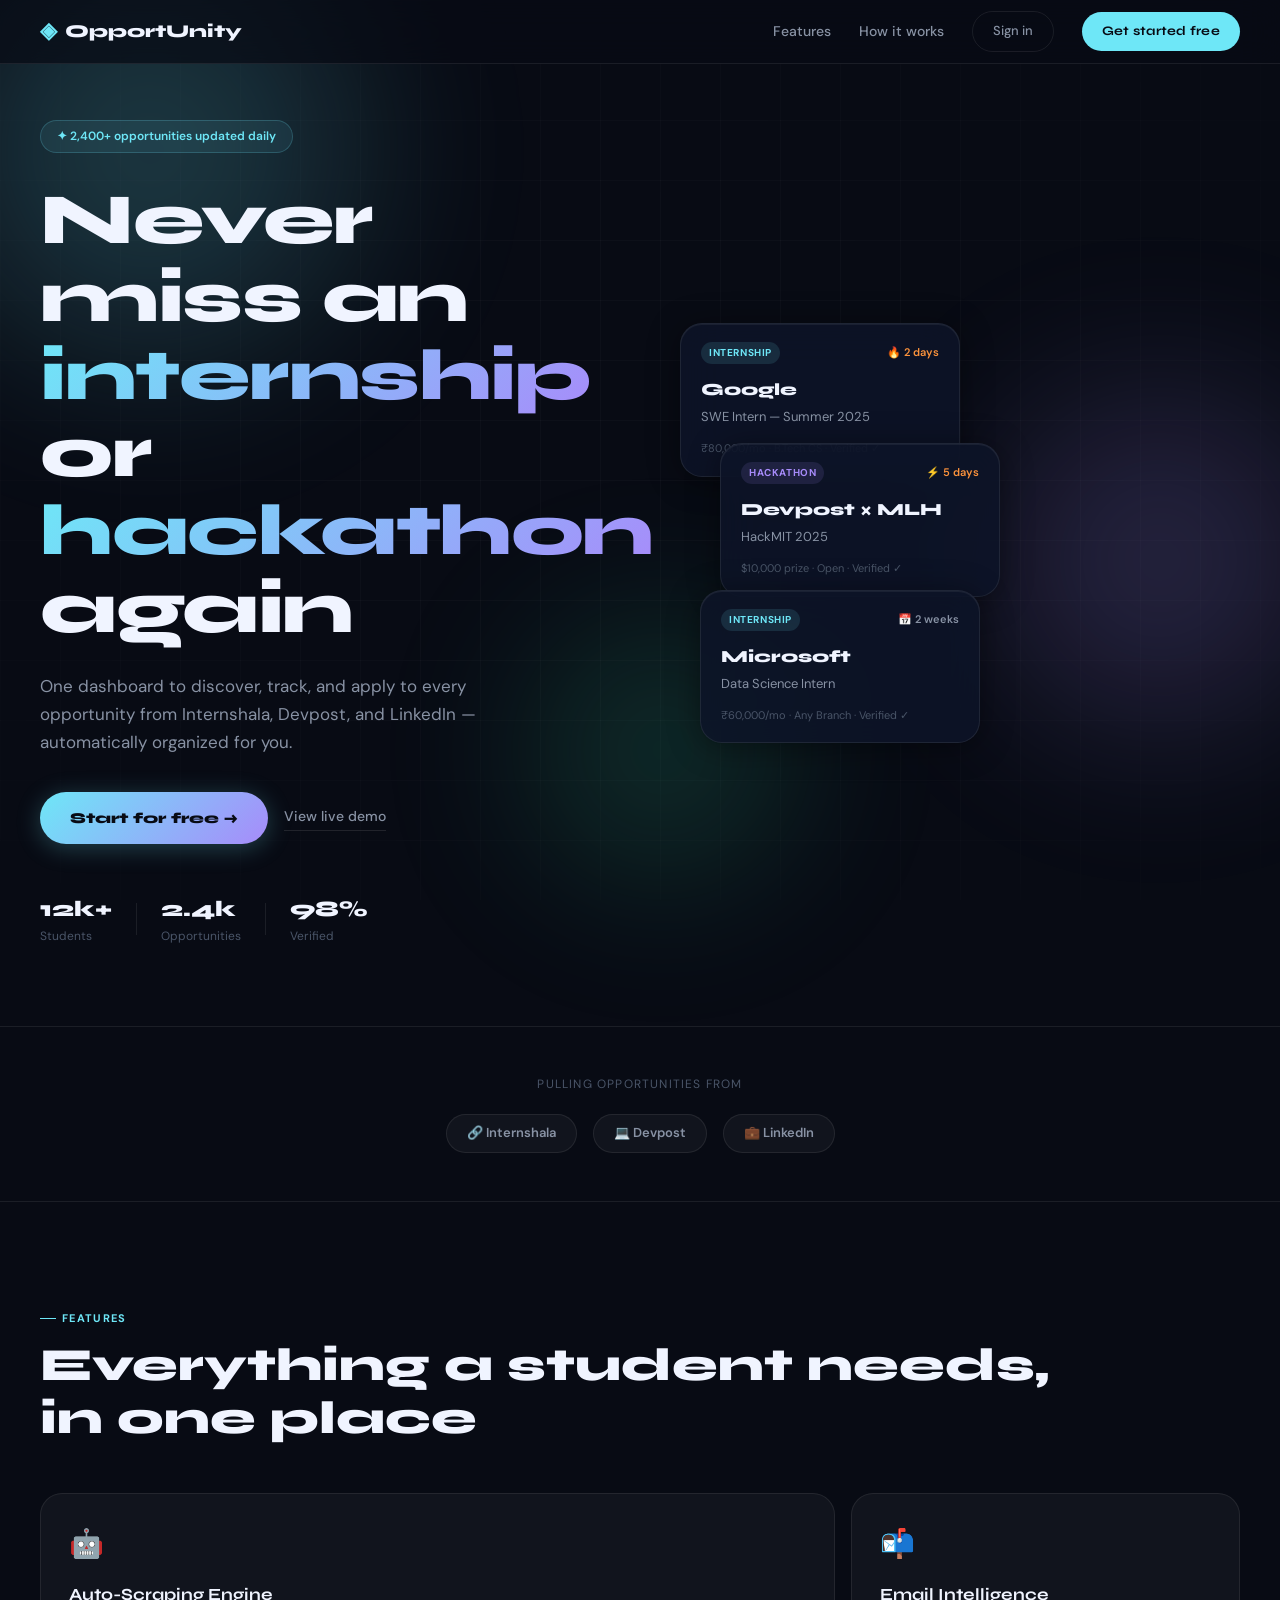
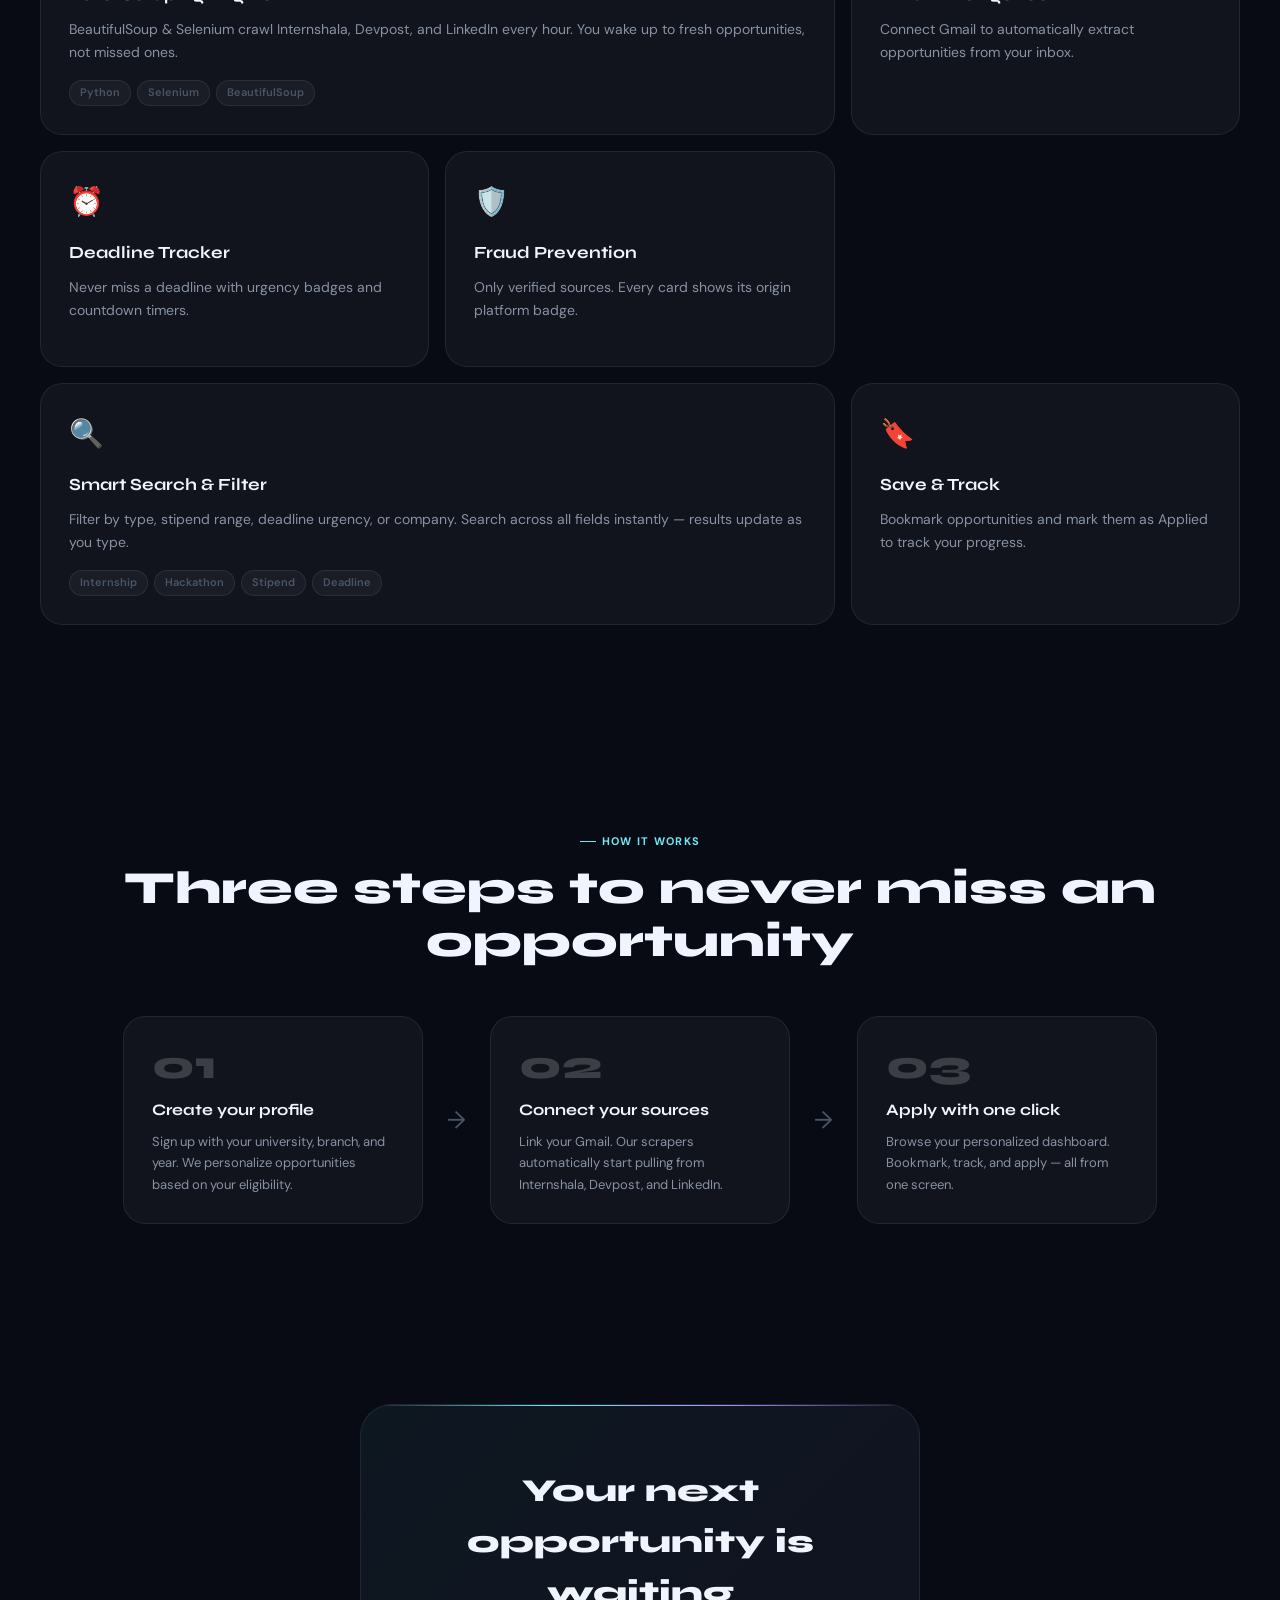
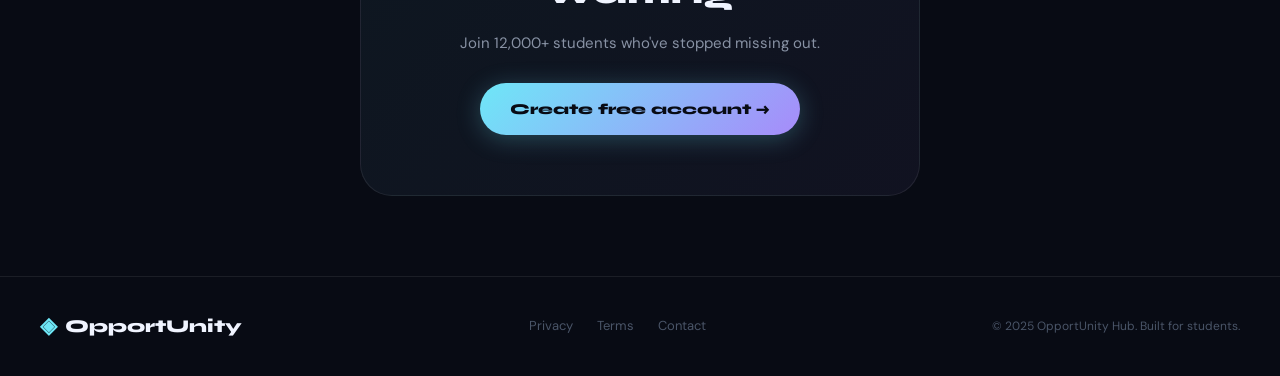
<file: OpportUnityHub-main/OpportUnityHub-main/index.html>
<!DOCTYPE html>
<html lang="en">
<head>
  <meta charset="UTF-8" />
  <meta name="viewport" content="width=device-width, initial-scale=1.0"/>
  <title>OpportUnity Hub — Your Student Career Command Center</title>
  <link rel="preconnect" href="https://fonts.googleapis.com">
  <link href="https://fonts.googleapis.com/css2?family=Syne:wght@400;600;700;800&family=DM+Sans:ital,opsz,wght@0,9..40,300;0,9..40,400;0,9..40,500;1,9..40,300&display=swap" rel="stylesheet">
  <link rel="stylesheet" href="global.css">
  <link rel="stylesheet" href="landing.css">
</head>
<body>

<!-- NAV -->
<nav class="nav">
  <div class="nav-inner">
    <a href="index.html" class="logo">
      <span class="logo-icon">◈</span>
      <span>OpportUnity</span>
    </a>
    <div class="nav-links">
      <a href="#features">Features</a>
      <a href="#how">How it works</a>
      <a href="login.html" class="btn-ghost">Sign in</a>
      <a href="signup.html" class="btn-primary">Get started free</a>
    </div>
  </div>
</nav>

<!-- HERO -->
<section class="hero">
  <div class="hero-bg">
    <div class="orb orb1"></div>
    <div class="orb orb2"></div>
    <div class="orb orb3"></div>
    <div class="grid-lines"></div>
  </div>
  <div class="hero-content">
    <div class="badge-pill">✦ 2,400+ opportunities updated daily</div>
    <h1 class="hero-title">
      Never miss an<br/>
      <span class="gradient-text">internship</span> or<br/>
      <span class="gradient-text">hackathon</span> again
    </h1>
    <p class="hero-sub">One dashboard to discover, track, and apply to every opportunity from Internshala, Devpost, and LinkedIn — automatically organized for you.</p>
    <div class="hero-cta">
      <a href="signup.html" class="btn-hero">Start for free →</a>
      <a href="dashboard.html" class="btn-demo">View live demo</a>
    </div>
    <div class="hero-stats">
      <div class="stat"><span class="stat-num">12k+</span><span class="stat-label">Students</span></div>
      <div class="stat-divider"></div>
      <div class="stat"><span class="stat-num">2.4k</span><span class="stat-label">Opportunities</span></div>
      <div class="stat-divider"></div>
      <div class="stat"><span class="stat-num">98%</span><span class="stat-label">Verified</span></div>
    </div>
  </div>

  <!-- Floating card preview -->
  <div class="hero-card-preview">
    <div class="preview-card pc1">
      <div class="pc-top">
        <span class="pc-badge internship">Internship</span>
        <span class="pc-urgent">🔥 2 days</span>
      </div>
      <div class="pc-company">Google</div>
      <div class="pc-role">SWE Intern — Summer 2025</div>
      <div class="pc-meta">₹80,000/mo · B.Tech CS · Verified ✓</div>
    </div>
    <div class="preview-card pc2">
      <div class="pc-top">
        <span class="pc-badge hackathon">Hackathon</span>
        <span class="pc-urgent">⚡ 5 days</span>
      </div>
      <div class="pc-company">Devpost × MLH</div>
      <div class="pc-role">HackMIT 2025</div>
      <div class="pc-meta">$10,000 prize · Open · Verified ✓</div>
    </div>
    <div class="preview-card pc3">
      <div class="pc-top">
        <span class="pc-badge internship">Internship</span>
        <span class="pc-future">📅 2 weeks</span>
      </div>
      <div class="pc-company">Microsoft</div>
      <div class="pc-role">Data Science Intern</div>
      <div class="pc-meta">₹60,000/mo · Any Branch · Verified ✓</div>
    </div>
  </div>
</section>

<!-- LOGOS -->
<section class="logos-section">
  <p class="logos-label">Pulling opportunities from</p>
  <div class="logos-strip">
    <div class="logo-chip">🔗 Internshala</div>
    <div class="logo-chip">💻 Devpost</div>
    <div class="logo-chip">💼 LinkedIn</div>
    
  </div>
</section>

<!-- FEATURES -->
 
<section class="features" id="features">
  <div class="section-label">Features</div>
  <h2 class="section-title">Everything a student needs,<br/>in one place</h2>
  <div class="features-grid">
    <div class="feature-card fc-large">
      <div class="fc-icon">🤖</div>
      <h3>Auto-Scraping Engine</h3>
      <p>BeautifulSoup & Selenium crawl Internshala, Devpost, and LinkedIn every hour. You wake up to fresh opportunities, not missed ones.</p>
      <div class="fc-tags"><span>Python</span><span>Selenium</span><span>BeautifulSoup</span></div>
    </div>
    <div class="feature-card">
      <div class="fc-icon">📬</div>
      <h3>Email Intelligence</h3>
      <p>Connect Gmail to automatically extract opportunities from your inbox.</p>
    </div>
    <div class="feature-card">
      <div class="fc-icon">⏰</div>
      <h3>Deadline Tracker</h3>
      <p>Never miss a deadline with urgency badges and countdown timers.</p>
    </div>
    <div class="feature-card">
      <div class="fc-icon">🛡️</div>
      <h3>Fraud Prevention</h3>
      <p>Only verified sources. Every card shows its origin platform badge.</p>
    </div>
    <div class="feature-card fc-large">
      <div class="fc-icon">🔍</div>
      <h3>Smart Search & Filter</h3>
      <p>Filter by type, stipend range, deadline urgency, or company. Search across all fields instantly — results update as you type.</p>
      <div class="fc-tags"><span>Internship</span><span>Hackathon</span><span>Stipend</span><span>Deadline</span></div>
    </div>
    <div class="feature-card">
      <div class="fc-icon">🔖</div>
      <h3>Save & Track</h3>
      <p>Bookmark opportunities and mark them as Applied to track your progress.</p>
    </div>
  </div>
</section>

<!-- HOW IT WORKS -->
<section class="how-section" id="how">
  <div class="section-label">How it works</div>
  <h2 class="section-title">Three steps to never miss an opportunity</h2>
  <div class="steps">
    <div class="step">
      <div class="step-num">01</div>
      <h3>Create your profile</h3>
      <p>Sign up with your university, branch, and year. We personalize opportunities based on your eligibility.</p>
    </div>
    <div class="step-arrow">→</div>
    <div class="step">
      <div class="step-num">02</div>
      <h3>Connect your sources</h3>
      <p>Link your Gmail. Our scrapers automatically start pulling from Internshala, Devpost, and LinkedIn.</p>
    </div>
    <div class="step-arrow">→</div>
    <div class="step">
      <div class="step-num">03</div>
      <h3>Apply with one click</h3>
      <p>Browse your personalized dashboard. Bookmark, track, and apply — all from one screen.</p>
    </div>
  </div>
</section>

<!-- CTA -->
<section class="cta-section">
  <div class="cta-inner">
    <h2>Your next opportunity is waiting</h2>
    <p>Join 12,000+ students who've stopped missing out.</p>
    <a href="signup.html" class="btn-hero">Create free account →</a>
  </div>
</section>

<!-- FOOTER -->
<footer class="footer">
  <div class="footer-inner">
    <div class="logo"><span class="logo-icon">◈</span> OpportUnity</div>
    <div class="footer-links">
      <a href="#">Privacy</a>
      <a href="#">Terms</a>
      <a href="#">Contact</a>
    </div>
    <div class="footer-copy">© 2025 OpportUnity Hub. Built for students.</div>
  </div>
</footer>

<script src="landing.js"></script>
</body>
</html>
</file>
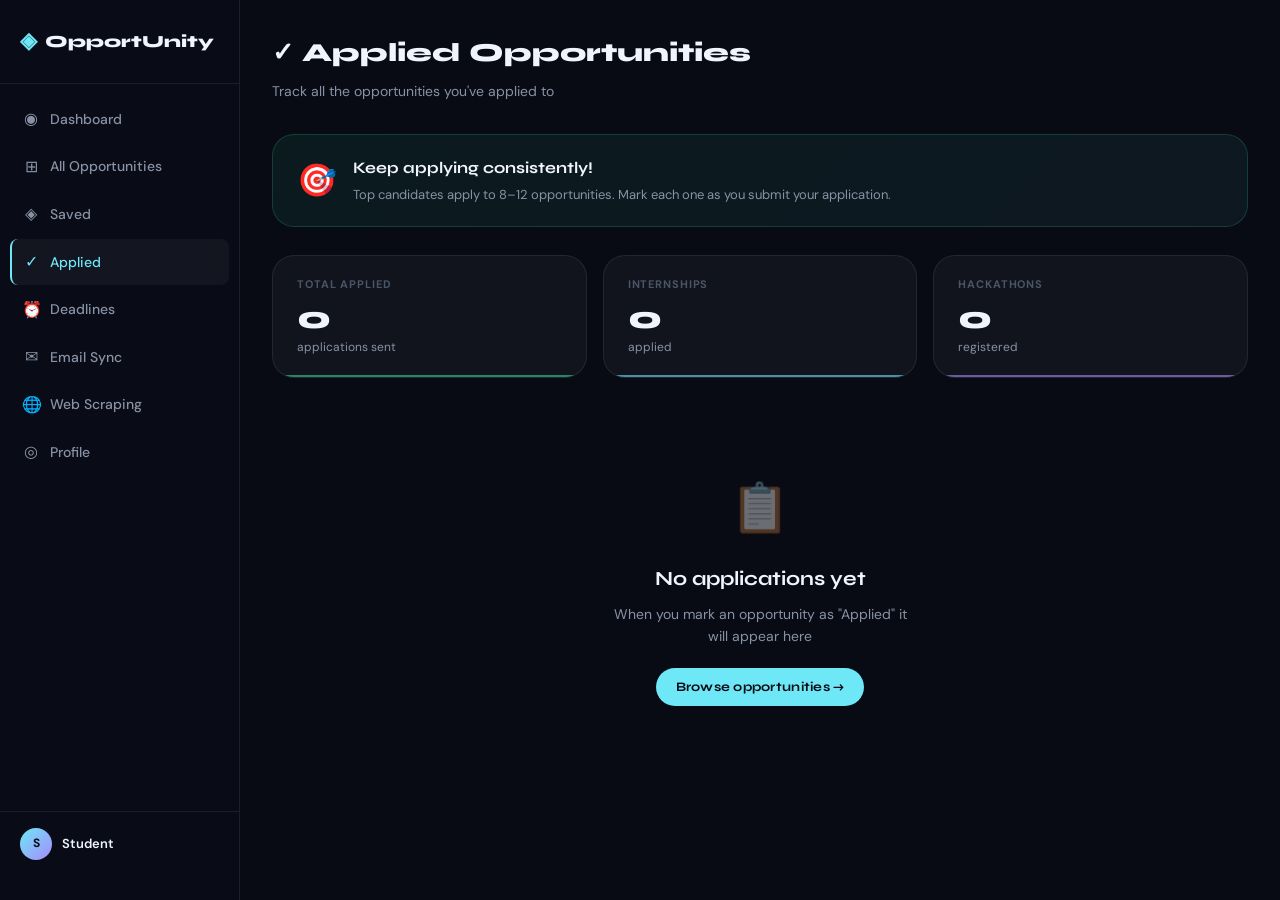
<file: OpportUnityHub-main/OpportUnityHub-main/applied.html>
<!DOCTYPE html>
<html lang="en">
<head>
  <meta charset="UTF-8"/>
  <meta name="viewport" content="width=device-width, initial-scale=1.0"/>
  <title>Applied — OpportUnity Hub</title>
  <link rel="preconnect" href="https://fonts.googleapis.com">
  <link href="https://fonts.googleapis.com/css2?family=Syne:wght@400;600;700;800&family=DM+Sans:opsz,wght@9..40,300;9..40,400;9..40,500&display=swap" rel="stylesheet">
  <link rel="stylesheet" href="global.css">
  <link rel="stylesheet" href="dashboard.css">
  <style>
    .applied-banner {
      background: linear-gradient(135deg, rgba(52,211,153,0.08), rgba(110,231,247,0.06));
      border: 1px solid rgba(52,211,153,0.2);
      border-radius: var(--radius-lg);
      padding: 20px 24px;
      margin-bottom: 28px;
      display: flex;
      align-items: center;
      gap: 16px;
    }
    .applied-banner-icon { font-size: 32px; }
    .applied-banner h3 { font-family: var(--font-display); font-size: 16px; font-weight: 700; margin-bottom: 4px; }
    .applied-banner p  { font-size: 13px; color: var(--text-secondary); }
    .applied-tag {
      display: inline-flex;
      align-items: center;
      gap: 4px;
      padding: 3px 10px;
      background: rgba(52,211,153,0.1);
      border: 1px solid rgba(52,211,153,0.25);
      border-radius: 50px;
      font-size: 11px;
      font-weight: 700;
      color: var(--accent3);
    }
  </style>
</head>
<body>
<div class="main-layout">
  <aside class="sidebar">
    <div class="sidebar-logo"><span class="logo-icon">◈</span><span>OpportUnity</span></div>
    <nav class="sidebar-nav">
      <a href="dashboard.html"><span class="nav-icon">◉</span> Dashboard</a>
      <a href="opportunities.html"><span class="nav-icon">⊞</span> All Opportunities</a>
      <a href="saved.html"><span class="nav-icon">◈</span> Saved</a>
      <a href="applied.html" class="active"><span class="nav-icon">✓</span> Applied</a>
      <a href="deadline-tracker.html"><span class="nav-icon">⏰</span> Deadlines</a>
      <a href="email-sync.html"><span class="nav-icon">✉</span> Email Sync</a>
      <a href="web-scraping.html"><span class="nav-icon">🌐</span> Web Scraping</a>
      <a href="profile.html"><span class="nav-icon">◎</span> Profile</a>
    </nav>
    <div class="sidebar-footer">
      <div class="sidebar-user">
        <div class="user-avatar" id="sidebarAvatar">S</div>
        <div class="user-info">
          <div class="user-name"  id="sidebarName">Student</div>
          <div class="user-email" id="sidebarEmail">student@uni.edu</div>
        </div>
      </div>
    </div>
  </aside>

  <main class="main-content">
    <div class="page-header">
      <h1>✓ Applied Opportunities</h1>
      <p>Track all the opportunities you've applied to</p>
    </div>

    <div class="applied-banner">
      <div class="applied-banner-icon">🎯</div>
      <div>
        <h3>Keep applying consistently!</h3>
        <p>Top candidates apply to 8–12 opportunities. Mark each one as you submit your application.</p>
      </div>
    </div>

    <div class="stats-row" style="grid-template-columns:repeat(3,1fr);margin-bottom:28px" id="appliedStats"></div>

    <div class="cards-grid" id="appliedGrid"></div>

    <div class="empty-state" id="emptyState" style="display:none">
      <div class="empty-icon">📋</div>
      <h3>No applications yet</h3>
      <p>When you mark an opportunity as "Applied" it will appear here</p>
      <a href="opportunities.html" style="display:inline-block;margin-top:20px" class="btn-primary">Browse opportunities →</a>
    </div>
  </main>
</div>

<div class="toast-container" id="toastContainer"></div>
<script src="data.js"></script>
<script src="dashboard.js"></script>
<script>
document.addEventListener("DOMContentLoaded", () => {
  const u = JSON.parse(localStorage.getItem("ohub_user") || "{}");
  const name = u.name || "Student";
  document.getElementById("sidebarAvatar").textContent = name.split(" ").map(w=>w[0]).join("").slice(0,2).toUpperCase();
  document.getElementById("sidebarName").textContent  = name;
  document.getElementById("sidebarEmail").textContent = u.email || "";
  renderApplied();
});

function renderApplied() {
  const applied = opportunities.filter(o => o.applied);
  const grid    = document.getElementById("appliedGrid");
  const empty   = document.getElementById("emptyState");

  // Stats
  const internships = applied.filter(o=>o.type==="internship").length;
  const hackathons  = applied.filter(o=>o.type==="hackathon").length;
  document.getElementById("appliedStats").innerHTML = `
    <div class="stat-card" style="--accent-color:var(--accent3)">
      <div class="stat-card-label">Total Applied</div>
      <div class="stat-card-value">${applied.length}</div>
      <div class="stat-card-sub">applications sent</div>
    </div>
    <div class="stat-card" style="--accent-color:var(--accent)">
      <div class="stat-card-label">Internships</div>
      <div class="stat-card-value">${internships}</div>
      <div class="stat-card-sub">applied</div>
    </div>
    <div class="stat-card" style="--accent-color:var(--accent2)">
      <div class="stat-card-label">Hackathons</div>
      <div class="stat-card-value">${hackathons}</div>
      <div class="stat-card-sub">registered</div>
    </div>`;

  if (!applied.length) { grid.style.display="none"; empty.style.display="block"; return; }

  grid.innerHTML = applied.map(o => {
    const days = getDaysLeft(o.deadline);
    const urg  = getUrgencyBadge(days);
    return `
    <div class="opp-card" style="--card-accent-start:var(--accent3);--card-accent-end:var(--accent)">
      <div class="opp-card-header">
        <div class="opp-card-badges">
          <span class="badge badge-${o.type}">${o.type==="internship"?"Internship":"Hackathon"}</span>
          <span class="applied-tag">✓ Applied</span>
        </div>
      </div>
      <div class="opp-company">
        <div class="company-logo">${o.logo}</div>
        <div class="company-info">
          <div class="company-name">${o.organization}</div>
          <div class="role-title">${o.role}</div>
        </div>
      </div>
      <div class="opp-details">
        <div class="opp-detail"><span class="detail-label">Stipend / Prize</span><span class="detail-value">${o.stipend}</span></div>
        <div class="opp-detail"><span class="detail-label">Deadline</span><span class="detail-value">${formatDeadline(o.deadline)}</span></div>
        <div class="opp-detail" style="grid-column:span 2"><span class="detail-label">Eligibility</span><span class="detail-value">${o.eligibility}</span></div>
      </div>
      <div class="opp-footer">
        <span class="source-tag">${SOURCE_ICONS[o.source]} ${SOURCE_LABELS[o.source]}</span>
        <div style="display:flex;gap:8px;align-items:center">
          ${days<=14?`<span class="badge ${urg.class}" style="font-size:10px">${urg.emoji} ${urg.label}</span>`:""}
          <a href="${o.applyLink}" target="_blank" class="apply-btn">View →</a>
        </div>
      </div>
    </div>`;
  }).join("");
}
</script>
</body>
</html>
</file>
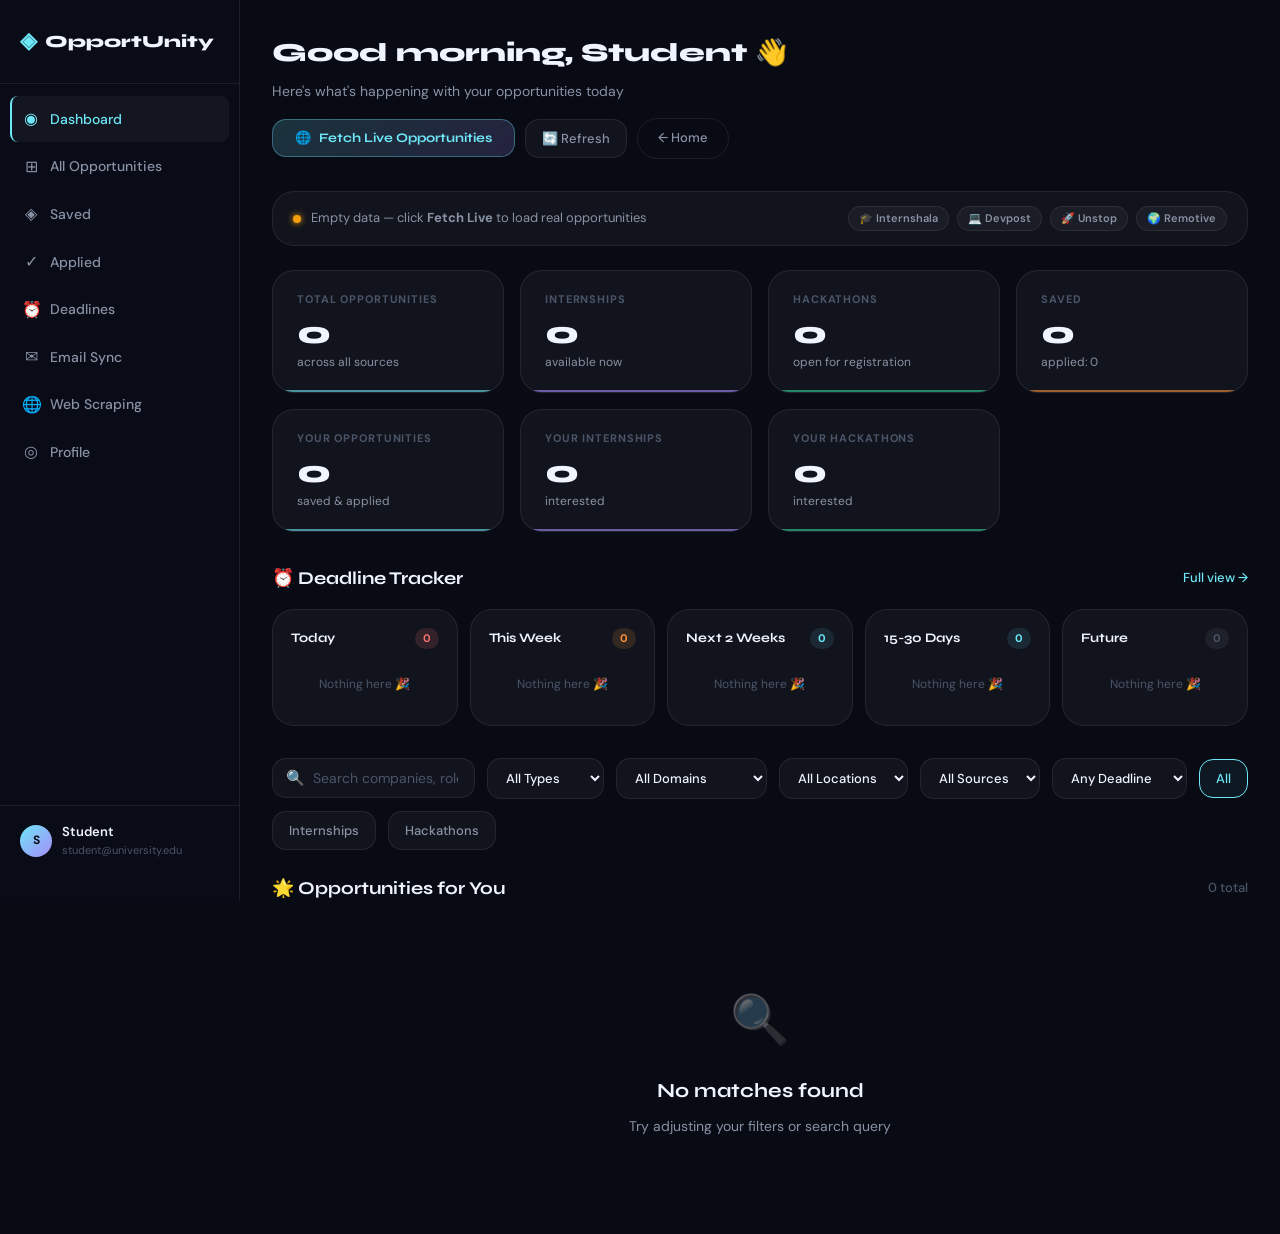
<file: OpportUnityHub-main/OpportUnityHub-main/dashboard.html>
<!DOCTYPE html>
<html lang="en">
<head>
  <meta charset="UTF-8"/>
  <meta name="viewport" content="width=device-width, initial-scale=1.0"/>
  <title>Dashboard — OpportUnity Hub</title>
  <link rel="preconnect" href="https://fonts.googleapis.com">
  <link href="https://fonts.googleapis.com/css2?family=Syne:wght@400;600;700;800&family=DM+Sans:ital,opsz,wght@0,9..40,300;0,9..40,400;0,9..40,500;1,9..40,300&display=swap" rel="stylesheet">
  <link rel="stylesheet" href="global.css">
  <link rel="stylesheet" href="dashboard.css">
</head>
<body>

<div class="main-layout">

  <!-- SIDEBAR -->
  <aside class="sidebar">
    <div class="sidebar-logo">
      <span class="logo-icon">◈</span>
      <span>OpportUnity</span>
    </div>
    <nav class="sidebar-nav">
      <a href="dashboard.html" class="active">
        <span class="nav-icon">◉</span> Dashboard
      </a>
      <a href="opportunities.html">
        <span class="nav-icon">⊞</span> All Opportunities
      </a>
      <a href="saved.html">
        <span class="nav-icon">◈</span> Saved
      </a>
      <a href="applied.html">
        <span class="nav-icon">✓</span> Applied
      </a>
      <a href="deadline-tracker.html">
        <span class="nav-icon">⏰</span> Deadlines
      </a>
      <a href="email-sync.html">
        <span class="nav-icon">✉</span> Email Sync
      </a>
      <a href="web-scraping.html">
        <span class="nav-icon">🌐</span> Web Scraping
      </a>
      <a href="profile.html">
        <span class="nav-icon">◎</span> Profile
      </a>
    </nav>
    <div class="sidebar-footer">
      <div class="sidebar-user">
        <div class="user-avatar" id="sidebarAvatar">RK</div>
        <div class="user-info">
          <div class="user-name" id="sidebarName">Rahul Kumar</div>
          <div class="user-email" id="sidebarEmail">rahul@iit.ac.in</div>
        </div>
      </div>
    </div>
  </aside>

  <!-- MAIN CONTENT -->
  <main class="main-content">

    <!-- TOPBAR -->
    <div class="topbar">
      <div class="page-header" style="margin-bottom:0">
        <h1 id="greetingText">Good morning, Rahul 👋</h1>
        <p>Here's what's happening with your opportunities today</p>
      </div>
      <div style="display:flex;gap:10px;align-items:center;flex-wrap:wrap">
        <button class="live-fetch-btn" id="liveFetchBtn" onclick="fetchLiveOpportunities()">
          <span id="liveFetchIcon">🌐</span>
          <span id="liveFetchLabel">Fetch Live Opportunities</span>
        </button>
        <button class="filter-btn" onclick="triggerScrape()">🔄 Refresh</button>
        <a href="index.html" class="btn-ghost">← Home</a>
      </div>
    </div>

    <!-- DATA SOURCE STATUS BANNER -->
    <div class="data-status-banner" id="dataStatusBanner">
      <div class="dsb-left">
        <span class="dsb-dot" id="dsbDot"></span>
        <span id="dsbText">Empty data — click <strong>Fetch Live</strong> to load real opportunities</span>
      </div>
      <div class="dsb-sources" id="dsbSources">
        <span class="source-chip">🎓 Internshala</span>
        <span class="source-chip">💻 Devpost</span>
        <span class="source-chip">🚀 Unstop</span>
        <span class="source-chip">🌍 Remotive</span>
      </div>
    </div>

    <!-- LOADING OVERLAY -->
    <div class="scrape-overlay" id="scrapeOverlay" style="display:none">
      <div class="scrape-overlay-inner">
        <div class="scrape-spinner"></div>
        <div class="scrape-overlay-title">Fetching live opportunities…</div>
        <div class="scrape-overlay-sub" id="scrapeOverlaySub">Scraping Internshala, Devpost, Unstop &amp; Remotive</div>
        <div class="scrape-progress-bar"><div class="scrape-progress-fill" id="scrapeProgressFill"></div></div>
      </div>
    </div>

    <!-- STATS ROW -->
    <div class="stats-row">
      <div class="stat-card" style="--accent-color: var(--accent)">
        <div class="stat-card-label">Total Opportunities</div>
        <div class="stat-card-value" id="totalCount">—</div>
        <div class="stat-card-sub">across all sources</div>
      </div>
      <div class="stat-card" style="--accent-color: var(--accent2)">
        <div class="stat-card-label">Internships</div>
        <div class="stat-card-value" id="internshipCount">—</div>
        <div class="stat-card-sub">available now</div>
      </div>
      <div class="stat-card" style="--accent-color: var(--accent3)">
        <div class="stat-card-label">Hackathons</div>
        <div class="stat-card-value" id="hackathonCount">—</div>
        <div class="stat-card-sub">open for registration</div>
      </div>
      <div class="stat-card" style="--accent-color: var(--accent-warn)">
        <div class="stat-card-label">Saved</div>
        <div class="stat-card-value" id="savedCount">—</div>
        <div class="stat-card-sub" id="appliedCountSub">applied: 0</div>
      </div>
      <div class="stat-card" style="--accent-color: var(--accent)">
        <div class="stat-card-label">Your Opportunities</div>
        <div class="stat-card-value" id="yoursCount">—</div>
        <div class="stat-card-sub">saved & applied</div>
      </div>
      <div class="stat-card" style="--accent-color: var(--accent2)">
        <div class="stat-card-label">Your Internships</div>
        <div class="stat-card-value" id="yrIntCount">—</div>
        <div class="stat-card-sub">interested</div>
      </div>
      <div class="stat-card" style="--accent-color: var(--accent3)">
        <div class="stat-card-label">Your Hackathons</div>
        <div class="stat-card-value" id="yrHackCount">—</div>
        <div class="stat-card-sub">interested</div>
      </div>
      <div class="stat-card" style="opacity:0;pointer-events:none"></div>
    </div>

    <!-- DEADLINE TRACKER -->
    <div class="deadline-section">
      <div class="section-heading">
        <h2>⏰ Deadline Tracker</h2>
        <a href="deadline-tracker.html" class="see-all-link">Full view →</a>
      </div>
      <div class="deadline-timeline" id="deadlineTimeline">
        <!-- Populated by JS -->
      </div>
    </div>

    <!-- SEARCH & FILTER -->
    <div class="search-filter-bar">
      <div class="search-wrap">
        <span class="search-icon">🔍</span>
        <input type="text" id="searchInput" placeholder="Search companies, roles, technologies..."/>
      </div>
      <select class="filter-select" id="typeFilter">
        <option value="">All Types</option>
        <option value="internship">Internship</option>
        <option value="hackathon">Hackathon</option>
        <option value="job">Job</option>
      </select>
      <select class="filter-select" id="domainFilter">
        <option value="general">All Domains</option>
        <option value="ai">🤖 AI / ML</option>
        <option value="web">🌐 Web Dev</option>
        <option value="data">📊 Data Science</option>
        <option value="design">🎨 Design</option>
        <option value="mobile">📱 Mobile</option>
      </select>
      <select class="filter-select" id="locationFilter">
        <option value="all">All Locations</option>
        <option value="remote">🏠 Remote</option>
        <option value="onsite">🏢 On-site</option>
      </select>
      <select class="filter-select" id="sourceFilter">
        <option value="">All Sources</option>
        <option value="internshala">Internshala</option>
        <option value="devpost">Devpost</option>
        <option value="unstop">Unstop</option>
        <option value="remotive">Remotive</option>
      </select>
      <select class="filter-select" id="deadlineFilter">
        <option value="">Any Deadline</option>
        <option value="today">Today</option>
        <option value="week">This Week</option>
        <option value="twoweeks">Next 2 Weeks</option>
      </select>
      <button class="filter-btn active" id="allBtn" onclick="setFilter('all', this)">All</button>
      <button class="filter-btn" onclick="setFilter('internship', this)">Internships</button>
      <button class="filter-btn" onclick="setFilter('hackathon', this)">Hackathons</button>
    </div>

    <!-- OPPORTUNITIES -->
    <div class="section-heading">
      <h2>🌟 Opportunities for You</h2>
      <span id="resultCount" class="see-all-link" style="color:var(--text-muted)"></span>
    </div>
    <div class="cards-grid" id="cardsGrid">
      <!-- Populated by JS -->
    </div>

    <div class="empty-state" id="emptyState" style="display:none">
      <div class="empty-icon">🔍</div>
      <h3>No matches found</h3>
      <p>Try adjusting your filters or search query</p>
    </div>

  </main>
</div>

<div class="toast-container" id="toastContainer"></div>

<script src="data.js"></script>
<script src="dashboard.js"></script>
</body>
</html>
</file>
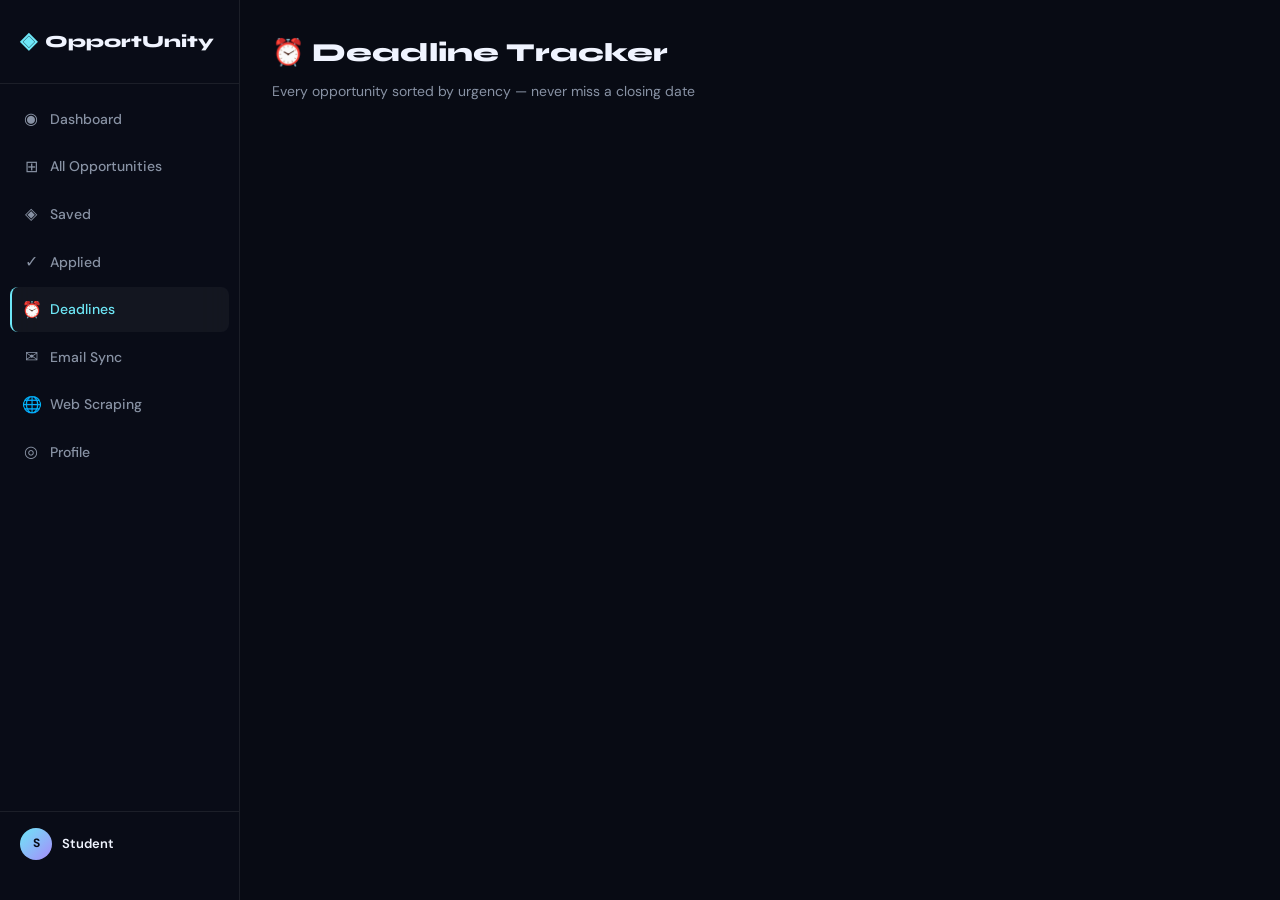
<file: OpportUnityHub-main/OpportUnityHub-main/deadline-tracker.html>
<!DOCTYPE html>
<html lang="en">
<head>
  <meta charset="UTF-8"/>
  <meta name="viewport" content="width=device-width, initial-scale=1.0"/>
  <title>Deadlines — OpportUnity Hub</title>
  <link rel="preconnect" href="https://fonts.googleapis.com">
  <link href="https://fonts.googleapis.com/css2?family=Syne:wght@400;600;700;800&family=DM+Sans:opsz,wght@9..40,300;9..40,400;9..40,500&display=swap" rel="stylesheet">
  <link rel="stylesheet" href="global.css">
  <link rel="stylesheet" href="dashboard.css">
  <style>
    .timeline-section { margin-bottom: 40px; }
    .timeline-header {
      display: flex;
      align-items: center;
      gap: 12px;
      padding: 14px 20px;
      border-radius: var(--radius-md);
      margin-bottom: 16px;
      font-family: var(--font-display);
      font-weight: 700;
      font-size: 15px;
    }
    .th-today    { background: rgba(248,113,113,0.1);  color: var(--accent-red);  border: 1px solid rgba(248,113,113,0.2); }
    .th-week     { background: rgba(251,146,60,0.1);   color: var(--accent-warn); border: 1px solid rgba(251,146,60,0.2); }
    .th-twoweeks { background: rgba(110,231,247,0.07); color: var(--accent);      border: 1px solid rgba(110,231,247,0.15); }
    .th-future   { background: rgba(255,255,255,0.03); color: var(--text-secondary); border: 1px solid var(--border); }
    .th-count {
      margin-left: auto;
      padding: 2px 10px;
      border-radius: 50px;
      font-size: 12px;
      background: rgba(255,255,255,0.08);
      color: var(--text-primary);
    }
    .deadline-card {
      background: var(--bg-card);
      border: 1px solid var(--border);
      border-radius: var(--radius-md);
      padding: 16px 20px;
      display: flex;
      align-items: center;
      gap: 16px;
      margin-bottom: 10px;
      transition: var(--transition);
    }
    .deadline-card:hover { background: var(--bg-card-hover); border-color: var(--border-hover); transform: translateX(4px); }
    .dc-logo {
      width: 40px; height: 40px;
      border-radius: var(--radius-sm);
      background: linear-gradient(135deg, rgba(110,231,247,0.12), rgba(167,139,250,0.12));
      border: 1px solid var(--border);
      display: flex; align-items: center; justify-content: center;
      font-size: 18px; font-weight: 700;
      flex-shrink: 0;
    }
    .dc-info { flex: 1; min-width: 0; }
    .dc-company { font-family: var(--font-display); font-size: 15px; font-weight: 700; margin-bottom: 2px; }
    .dc-role    { font-size: 13px; color: var(--text-secondary); white-space: nowrap; overflow: hidden; text-overflow: ellipsis; }
    .dc-meta    { display: flex; align-items: center; gap: 8px; margin-top: 6px; flex-wrap: wrap; }
    .dc-right   { text-align: right; flex-shrink: 0; }
    .dc-date    { font-size: 12px; color: var(--text-muted); margin-bottom: 6px; }
    .countdown  { font-family: var(--font-display); font-size: 22px; font-weight: 800; }
    .countdown.red    { color: var(--accent-red); }
    .countdown.orange { color: var(--accent-warn); }
    .countdown.blue   { color: var(--accent); }
    .countdown.grey   { color: var(--text-secondary); }
    .no-items { text-align:center; padding: 24px; color: var(--text-muted); font-size:13px; }
  </style>
</head>
<body>
<div class="main-layout">
  <aside class="sidebar">
    <div class="sidebar-logo"><span class="logo-icon">◈</span><span>OpportUnity</span></div>
    <nav class="sidebar-nav">
      <a href="dashboard.html"><span class="nav-icon">◉</span> Dashboard</a>
      <a href="opportunities.html"><span class="nav-icon">⊞</span> All Opportunities</a>
      <a href="saved.html"><span class="nav-icon">◈</span> Saved</a>
      <a href="applied.html"><span class="nav-icon">✓</span> Applied</a>
      <a href="deadline-tracker.html" class="active"><span class="nav-icon">⏰</span> Deadlines</a>
      <a href="email-sync.html"><span class="nav-icon">✉</span> Email Sync</a>
      <a href="web-scraping.html"><span class="nav-icon">🌐</span> Web Scraping</a>
      <a href="profile.html"><span class="nav-icon">◎</span> Profile</a>
    </nav>
    <div class="sidebar-footer">
      <div class="sidebar-user">
        <div class="user-avatar" id="sidebarAvatar">S</div>
        <div class="user-info">
          <div class="user-name"  id="sidebarName">Student</div>
          <div class="user-email" id="sidebarEmail">student@uni.edu</div>
        </div>
      </div>
    </div>
  </aside>

  <main class="main-content">
    <div class="page-header">
      <h1>⏰ Deadline Tracker</h1>
      <p>Every opportunity sorted by urgency — never miss a closing date</p>
    </div>

    <!-- TODAY -->
    <div class="timeline-section" id="sec-today"></div>
    <!-- THIS WEEK -->
    <div class="timeline-section" id="sec-week"></div>
    <!-- 2 WEEKS -->
    <div class="timeline-section" id="sec-two"></div>
    <!-- 15-30 DAYS -->
    <div class="timeline-section" id="sec-month"></div>
    <!-- FUTURE -->
    <div class="timeline-section" id="sec-future"></div>
  </main>
</div>

<div class="toast-container" id="toastContainer"></div>
<script src="data.js"></script>
<script src="dashboard.js"></script>
<script>
document.addEventListener("DOMContentLoaded", () => {
  // sidebar
  const u = JSON.parse(localStorage.getItem("ohub_user") || "{}");
  const name = u.name || "Student";
  document.getElementById("sidebarAvatar").textContent = name.split(" ").map(w=>w[0]).join("").slice(0,2).toUpperCase();
  document.getElementById("sidebarName").textContent  = name;
  document.getElementById("sidebarEmail").textContent = u.email || "";

  renderTimeline();
  // live countdown refresh every second
  setInterval(renderCountdowns, 1000);
});

function buildGroups() {
  const groups = { today:[], week:[], two:[], month:[], future:[] };
  
  opportunities.forEach(o => {
    const d = getDaysLeft(o.deadline);
    if      (d === 0)            groups.today.push(o);
    else if (d > 0 && d <= 7)   groups.week.push(o);
    else if (d > 7 && d <= 14)  groups.two.push(o);
    else if (d > 14 && d <= 30) groups.month.push(o);
    else if (d > 30)             groups.future.push(o);
  });
  // sort each group ascending
  Object.values(groups).forEach(arr => arr.sort((a,b) => a.deadline.localeCompare(b.deadline)));
  return groups;
}

function renderTimeline() {
  const g = buildGroups();

  renderSection("sec-today",  "🔥 Closing Today",    "th-today",    g.today,  "red");
  renderSection("sec-week",   "⚡ This Week",         "th-week",     g.week,   "orange");
  renderSection("sec-two",    "📅 Next 2 Weeks",      "th-twoweeks", g.two,    "blue");
  renderSection("sec-month",  "📅 15-30 Days",        "th-twoweeks", g.month,  "blue");
  renderSection("sec-future", "🗓️ Coming Up",         "th-future",   g.future, "grey");
}

function renderSection(secId, title, headerClass, items, countdownClass) {
  const sec = document.getElementById(secId);
  if (!items.length) { sec.innerHTML = ""; return; }

  const cards = items.map(o => deadlineCard(o, countdownClass)).join("");
  sec.innerHTML = `
    <div class="timeline-header ${headerClass}">
      ${title}
      <span class="th-count">${items.length}</span>
    </div>
    ${cards}`;
}

function deadlineCard(o, countdownClass) {
  const days = getDaysLeft(o.deadline);
  const urg  = getUrgencyBadge(days);

  let countdownLabel;
  if      (days < 0)  countdownLabel = "Expired";
  else if (days === 0) countdownLabel = "Today!";
  else                 countdownLabel = `${days}d left`;

  return `
  <div class="deadline-card">
    <div class="dc-logo">${o.logo}</div>
    <div class="dc-info">
      <div class="dc-company">${o.organization}</div>
      <div class="dc-role">${o.role}</div>
      <div class="dc-meta">
        <span class="badge badge-${o.type}" style="font-size:10px">${o.type==="internship"?"Internship":"Hackathon"}</span>
        <span class="badge badge-verified" style="font-size:10px">✓ Verified</span>
        <span style="font-size:11px;color:var(--text-muted)">${SOURCE_ICONS[o.source]} ${SOURCE_LABELS[o.source]}</span>
      </div>
    </div>
    <div class="dc-right">
      <div class="dc-date">Closes ${formatDeadline(o.deadline)}</div>
      <div class="countdown ${countdownClass}" data-deadline="${o.deadline}">${countdownLabel}</div>
      <a href="${o.applyLink}" target="_blank" class="apply-btn" style="margin-top:8px;display:inline-flex">Apply →</a>
    </div>
  </div>`;
}

function renderCountdowns() {
  document.querySelectorAll(".countdown[data-deadline]").forEach(el => {
    const days = getDaysLeft(el.dataset.deadline);
    if      (days < 0)  el.textContent = "Expired";
    else if (days === 0) el.textContent = "Today!";
    else                 el.textContent = `${days}d left`;
  });
}
</script>
</body>
</html>
</file>
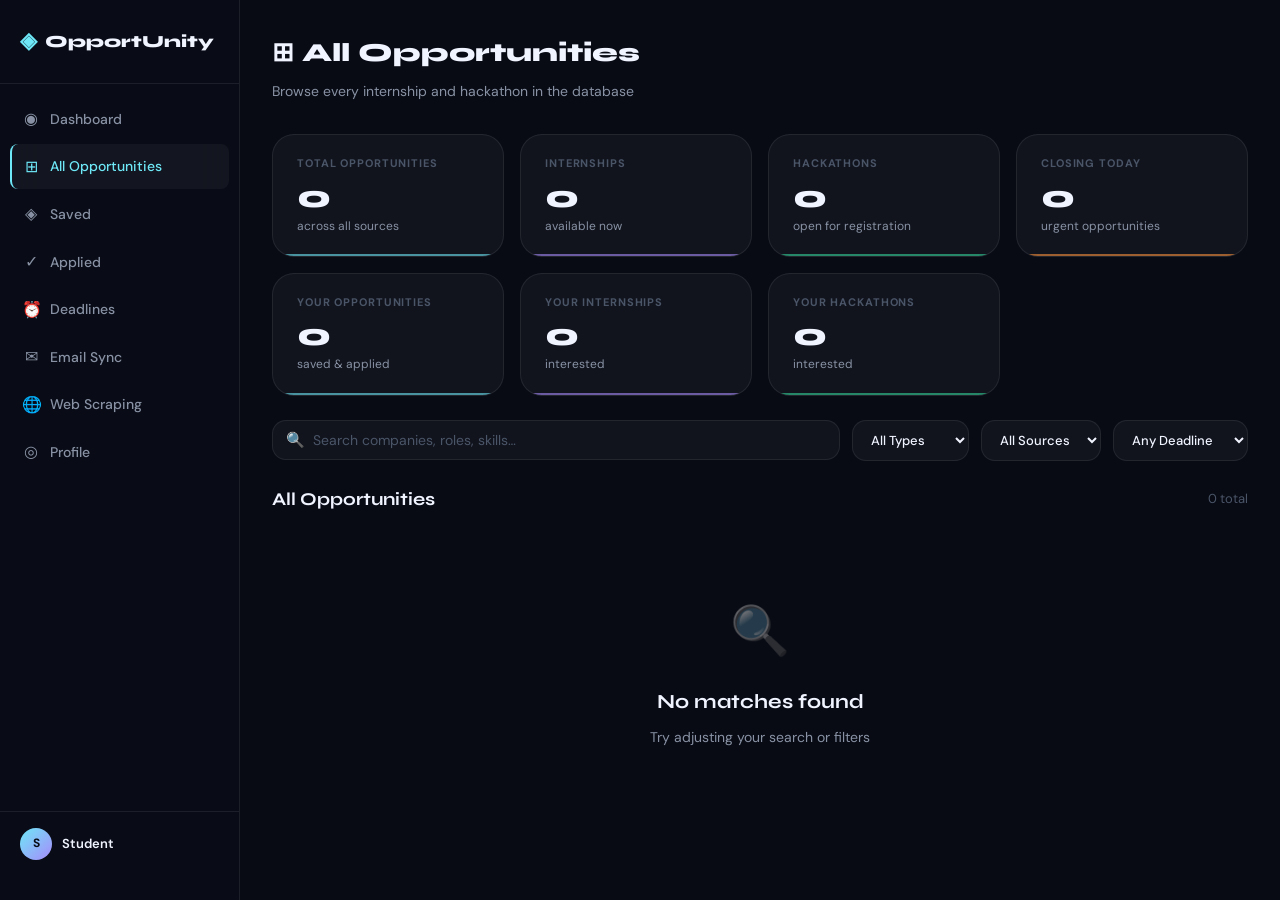
<file: OpportUnityHub-main/OpportUnityHub-main/opportunities.html>
<!DOCTYPE html>
<html lang="en">
<head>
  <meta charset="UTF-8"/>
  <meta name="viewport" content="width=device-width, initial-scale=1.0"/>
  <title>All Opportunities — OpportUnity Hub</title>
  <link rel="preconnect" href="https://fonts.googleapis.com">
  <link href="https://fonts.googleapis.com/css2?family=Syne:wght@400;600;700;800&family=DM+Sans:opsz,wght@9..40,300;9..40,400;9..40,500&display=swap" rel="stylesheet">
  <link rel="stylesheet" href="global.css">
  <link rel="stylesheet" href="dashboard.css">
</head>
<body>
<div class="main-layout">

  <!-- SIDEBAR -->
  <aside class="sidebar">
    <div class="sidebar-logo"><span class="logo-icon">◈</span><span>OpportUnity</span></div>
    <nav class="sidebar-nav">
      <a href="dashboard.html"><span class="nav-icon">◉</span> Dashboard</a>
      <a href="opportunities.html" class="active"><span class="nav-icon">⊞</span> All Opportunities</a>
      <a href="saved.html"><span class="nav-icon">◈</span> Saved</a>
      <a href="applied.html"><span class="nav-icon">✓</span> Applied</a>
      <a href="deadline-tracker.html"><span class="nav-icon">⏰</span> Deadlines</a>
      <a href="email-sync.html"><span class="nav-icon">✉</span> Email Sync</a>
      <a href="web-scraping.html"><span class="nav-icon">🌐</span> Web Scraping</a>
      <a href="profile.html"><span class="nav-icon">◎</span> Profile</a>
    </nav>
    <div class="sidebar-footer">
      <div class="sidebar-user">
        <div class="user-avatar" id="sidebarAvatar">S</div>
        <div class="user-info">
          <div class="user-name"  id="sidebarName">Student</div>
          <div class="user-email" id="sidebarEmail">student@uni.edu</div>
        </div>
      </div>
    </div>
  </aside>

  <!-- MAIN -->
  <main class="main-content">
    <div class="page-header">
      <h1>⊞ All Opportunities</h1>
      <p>Browse every internship and hackathon in the database</p>
    </div>

    <!-- STATS -->
    <div class="stats-row" id="statsRow" style="margin-bottom:24px">
      <div class="stat-card" style="--accent-color:var(--accent)">
        <div class="stat-card-label">Total Opportunities</div>
        <div class="stat-card-value" id="totalCount">—</div>
        <div class="stat-card-sub">across all sources</div>
      </div>
      <div class="stat-card" style="--accent-color:var(--accent2)">
        <div class="stat-card-label">Internships</div>
        <div class="stat-card-value" id="internshipCount">—</div>
        <div class="stat-card-sub">available now</div>
      </div>
      <div class="stat-card" style="--accent-color:var(--accent3)">
        <div class="stat-card-label">Hackathons</div>
        <div class="stat-card-value" id="hackathonCount">—</div>
        <div class="stat-card-sub">open for registration</div>
      </div>
      <div class="stat-card" style="--accent-color:var(--accent-warn)">
        <div class="stat-card-label">Closing Today</div>
        <div class="stat-card-value" id="closingTodayCount">—</div>
        <div class="stat-card-sub">urgent opportunities</div>
      </div>
      <div class="stat-card" style="--accent-color:var(--accent)">
        <div class="stat-card-label">Your Opportunities</div>
        <div class="stat-card-value" id="yoursCount">—</div>
        <div class="stat-card-sub">saved & applied</div>
      </div>
      <div class="stat-card" style="--accent-color:var(--accent2)">
        <div class="stat-card-label">Your Internships</div>
        <div class="stat-card-value" id="yrIntCount">—</div>
        <div class="stat-card-sub">interested</div>
      </div>
      <div class="stat-card" style="--accent-color:var(--accent3)">
        <div class="stat-card-label">Your Hackathons</div>
        <div class="stat-card-value" id="yrHackCount">—</div>
        <div class="stat-card-sub">interested</div>
      </div>
      <div class="stat-card" style="opacity:0;pointer-events:none"></div>
    </div>

    <!-- SEARCH & FILTER -->
    <div class="search-filter-bar">
      <div class="search-wrap">
        <span class="search-icon">🔍</span>
        <input type="text" id="searchInput" placeholder="Search companies, roles, skills…"/>
      </div>
      <select class="filter-select" id="typeFilter">
        <option value="">All Types</option>
        <option value="internship">Internship</option>
        <option value="hackathon">Hackathon</option>
      </select>
      <select class="filter-select" id="sourceFilter">
        <option value="">All Sources</option>
        <option value="internshala">Internshala</option>
        <option value="devpost">Devpost</option>
        <option value="linkedin">LinkedIn</option>
        <option value="gmail">Gmail</option>
      </select>
      <select class="filter-select" id="deadlineFilter">
        <option value="">Any Deadline</option>
        <option value="today">Today</option>
        <option value="week">This Week</option>
        <option value="twoweeks">Next 2 Weeks</option>
      </select>
    </div>

    <div class="section-heading">
      <h2 id="resultsTitle">All Opportunities</h2>
      <span id="resultCount" style="font-size:13px;color:var(--text-muted)"></span>
    </div>

    <div class="cards-grid" id="cardsGrid"></div>
    <div class="empty-state" id="emptyState" style="display:none">
      <div class="empty-icon">🔍</div>
      <h3>No matches found</h3>
      <p>Try adjusting your search or filters</p>
    </div>
  </main>
</div>

<div class="toast-container" id="toastContainer"></div>
<script src="data.js"></script>
<script src="dashboard.js"></script>
<script>
  // All functionality is globally managed by dashboard.js
  document.addEventListener("DOMContentLoaded", () => {
    loadSidebar();
    // renderStats(); // This function is now handled by dashboard.js
    renderCards();
    initSearch();
  });

  function loadSidebar() {
    const u = JSON.parse(localStorage.getItem("ohub_user") || "{}");
    const name = u.name || "Student";
    document.getElementById("sidebarAvatar").textContent = name.split(" ").map(w=>w[0]).join("").slice(0,2).toUpperCase();
    document.getElementById("sidebarName").textContent  = name;
    document.getElementById("sidebarEmail").textContent = u.email || "";
  }
</script>
</body>
</html>
</file>
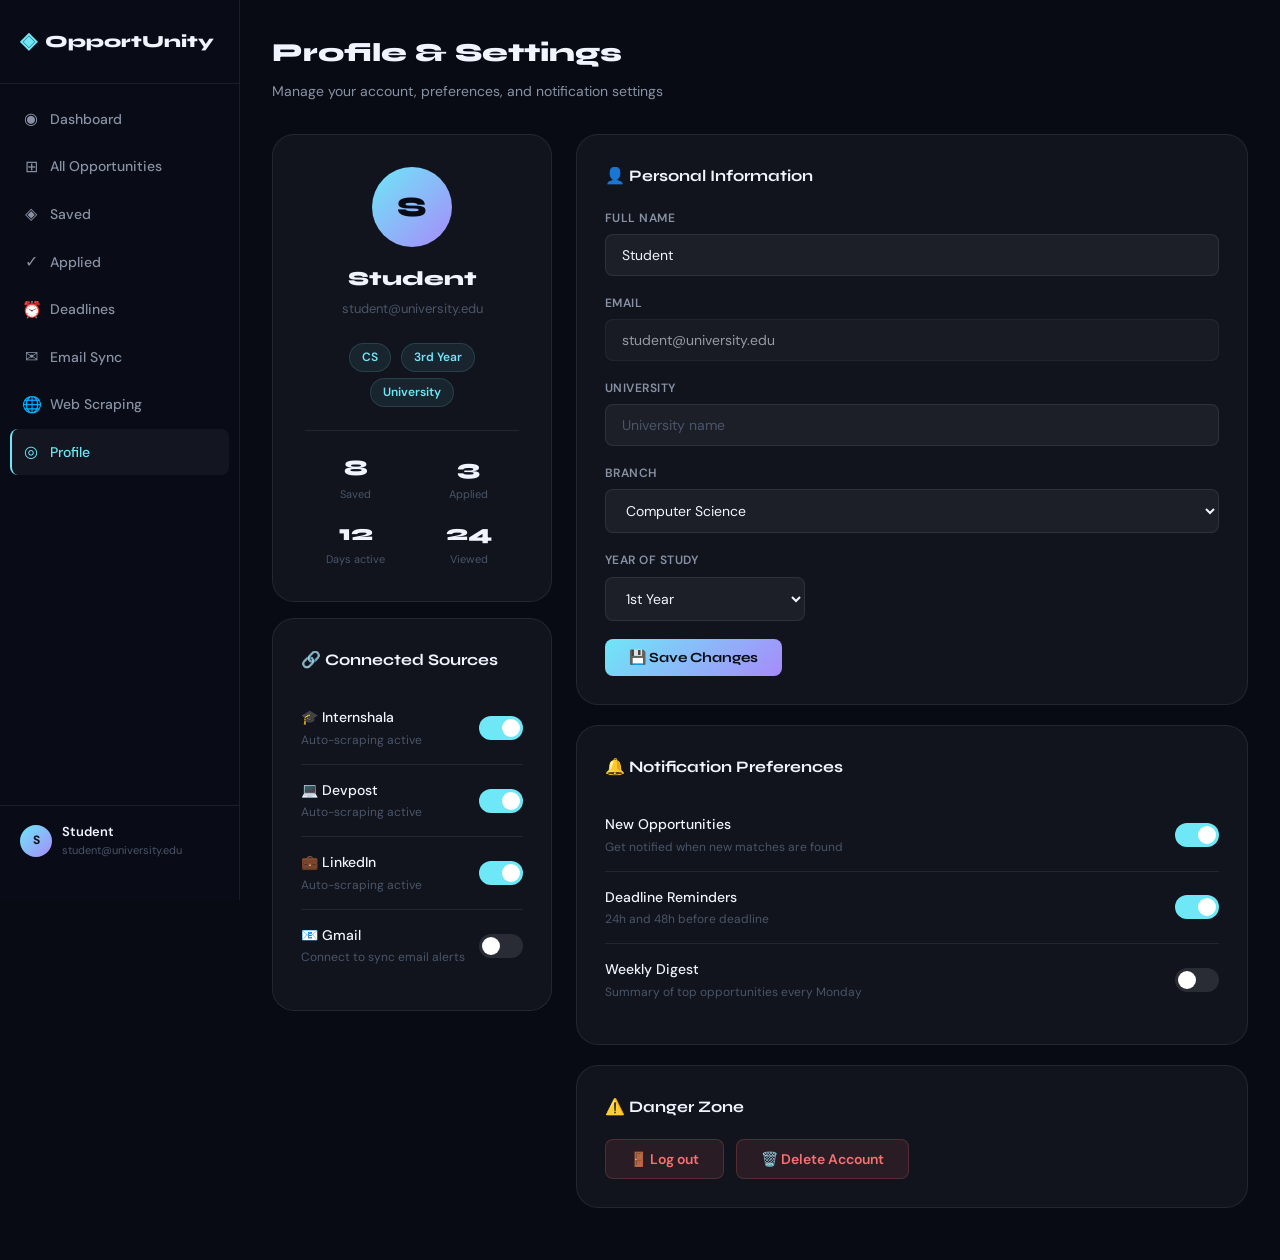
<file: OpportUnityHub-main/OpportUnityHub-main/profile.html>
<!DOCTYPE html>
<html lang="en">
<head>
  <meta charset="UTF-8"/>
  <meta name="viewport" content="width=device-width, initial-scale=1.0"/>
  <title>Profile — OpportUnity Hub</title>
  <link rel="preconnect" href="https://fonts.googleapis.com">
  <link href="https://fonts.googleapis.com/css2?family=Syne:wght@400;600;700;800&family=DM+Sans:ital,opsz,wght@0,9..40,300;0,9..40,400;0,9..40,500;1,9..40,300&display=swap" rel="stylesheet">
  <link rel="stylesheet" href="global.css">
  <link rel="stylesheet" href="dashboard.css">
  <style>
    .profile-grid { display: grid; grid-template-columns: 280px 1fr; gap: 24px; }
    .profile-card { background: var(--bg-card); border: 1px solid var(--border); border-radius: var(--radius-lg); padding: 32px; text-align: center; }
    .profile-avatar-lg { width: 80px; height: 80px; border-radius: 50%; background: linear-gradient(135deg, var(--accent), var(--accent2)); display: flex; align-items: center; justify-content: center; font-size: 28px; font-weight: 800; color: #080b14; margin: 0 auto 16px; font-family: var(--font-display); }
    .profile-name { font-family: var(--font-display); font-size: 20px; font-weight: 800; margin-bottom: 4px; }
    .profile-email { font-size: 13px; color: var(--text-muted); margin-bottom: 20px; }
    .profile-tag { display: inline-flex; padding: 4px 12px; background: rgba(110,231,247,0.08); border: 1px solid rgba(110,231,247,0.15); border-radius: 50px; font-size: 12px; color: var(--accent); font-weight: 600; margin: 3px; }
    .profile-stats { display: grid; grid-template-columns: 1fr 1fr; gap: 12px; margin-top: 20px; border-top: 1px solid var(--border); padding-top: 20px; }
    .ps-item { text-align: center; }
    .ps-num { font-family: var(--font-display); font-size: 22px; font-weight: 800; color: var(--text-primary); }
    .ps-label { font-size: 11px; color: var(--text-muted); }
    .settings-section { background: var(--bg-card); border: 1px solid var(--border); border-radius: var(--radius-lg); padding: 28px; margin-bottom: 20px; }
    .settings-title { font-family: var(--font-display); font-size: 16px; font-weight: 700; margin-bottom: 20px; display: flex; align-items: center; gap: 8px; }
    .toggle-row { display: flex; align-items: center; justify-content: space-between; padding: 14px 0; border-bottom: 1px solid var(--border); }
    .toggle-row:last-child { border-bottom: none; }
    .toggle-label { font-size: 14px; color: var(--text-primary); font-weight: 500; }
    .toggle-sub { font-size: 12px; color: var(--text-muted); margin-top: 2px; }
    .toggle { position: relative; width: 44px; height: 24px; }
    .toggle input { opacity: 0; width: 0; height: 0; }
    .toggle-slider { position: absolute; inset: 0; background: rgba(255,255,255,0.1); border-radius: 50px; cursor: pointer; transition: 0.3s; }
    .toggle-slider::before { content: ''; position: absolute; width: 18px; height: 18px; background: white; border-radius: 50%; top: 3px; left: 3px; transition: 0.3s; }
    .toggle input:checked + .toggle-slider { background: var(--accent); }
    .toggle input:checked + .toggle-slider::before { transform: translateX(20px); }
    .save-btn { display: flex; align-items: center; gap: 6px; padding: 10px 24px; background: linear-gradient(135deg, var(--accent), var(--accent2)); color: #080b14; font-weight: 700; font-family: var(--font-display); font-size: 14px; border-radius: var(--radius-sm); border: none; cursor: pointer; transition: var(--transition); }
    .save-btn:hover { transform: translateY(-1px); box-shadow: 0 6px 20px rgba(110,231,247,0.3); }
    .danger-btn { display: flex; align-items: center; gap: 6px; padding: 10px 24px; background: rgba(248,113,113,0.1); color: var(--accent-red); font-weight: 600; font-size: 14px; border-radius: var(--radius-sm); border: 1px solid rgba(248,113,113,0.2); cursor: pointer; transition: var(--transition); font-family: var(--font-body); }
    .danger-btn:hover { background: rgba(248,113,113,0.18); }
    @media (max-width: 900px) { .profile-grid { grid-template-columns: 1fr; } }
  </style>
</head>
<body>
<div class="main-layout">
  <aside class="sidebar">
    <div class="sidebar-logo"><span class="logo-icon">◈</span><span>OpportUnity</span></div>
    <nav class="sidebar-nav">
      <a href="dashboard.html"><span class="nav-icon">◉</span> Dashboard</a>
      <a href="opportunities.html"><span class="nav-icon">⊞</span> All Opportunities</a>
      <a href="saved.html"><span class="nav-icon">◈</span> Saved</a>
      <a href="applied.html"><span class="nav-icon">✓</span> Applied</a>
      <a href="deadline-tracker.html"><span class="nav-icon">⏰</span> Deadlines</a>
      <a href="email-sync.html"><span class="nav-icon">✉</span> Email Sync</a>
      <a href="web-scraping.html"><span class="nav-icon">🌐</span> Web Scraping</a>
      <a href="profile.html" class="active"><span class="nav-icon">◎</span> Profile</a>
    </nav>
    <div class="sidebar-footer">
      <div class="sidebar-user">
        <div class="user-avatar" id="sidebarAvatar">RK</div>
        <div class="user-info">
          <div class="user-name" id="sidebarName">Rahul Kumar</div>
          <div class="user-email" id="sidebarEmail">rahul@iit.ac.in</div>
        </div>
      </div>
    </div>
  </aside>

  <main class="main-content">
    <div class="page-header">
      <h1>Profile & Settings</h1>
      <p>Manage your account, preferences, and notification settings</p>
    </div>

    <div class="profile-grid">
      <!-- PROFILE CARD -->
      <div>
        <div class="profile-card" style="margin-bottom:16px">
          <div class="profile-avatar-lg" id="profileAvatar">RK</div>
          <div class="profile-name" id="profileName">Rahul Kumar</div>
          <div class="profile-email" id="profileEmail">rahul@iit.ac.in</div>
          <div>
            <span class="profile-tag" id="profileBranch">Computer Science</span>
            <span class="profile-tag" id="profileYear">3rd Year</span>
            <span class="profile-tag" id="profileUniversity">IIT Delhi</span>
          </div>
          <div class="profile-stats">
            <div class="ps-item"><div class="ps-num">8</div><div class="ps-label">Saved</div></div>
            <div class="ps-item"><div class="ps-num">3</div><div class="ps-label">Applied</div></div>
            <div class="ps-item"><div class="ps-num">12</div><div class="ps-label">Days active</div></div>
            <div class="ps-item"><div class="ps-num">24</div><div class="ps-label">Viewed</div></div>
          </div>
        </div>

        <div class="settings-section">
          <div class="settings-title">🔗 Connected Sources</div>
          <div class="toggle-row">
            <div><div class="toggle-label">🎓 Internshala</div><div class="toggle-sub">Auto-scraping active</div></div>
            <label class="toggle"><input type="checkbox" checked><span class="toggle-slider"></span></label>
          </div>
          <div class="toggle-row">
            <div><div class="toggle-label">💻 Devpost</div><div class="toggle-sub">Auto-scraping active</div></div>
            <label class="toggle"><input type="checkbox" checked><span class="toggle-slider"></span></label>
          </div>
          <div class="toggle-row">
            <div><div class="toggle-label">💼 LinkedIn</div><div class="toggle-sub">Auto-scraping active</div></div>
            <label class="toggle"><input type="checkbox" checked><span class="toggle-slider"></span></label>
          </div>
          <div class="toggle-row">
            <div><div class="toggle-label">📧 Gmail</div><div class="toggle-sub">Connect to sync email alerts</div></div>
            <label class="toggle"><input type="checkbox"><span class="toggle-slider"></span></label>
          </div>
        </div>
      </div>

      <!-- SETTINGS FORMS -->
      <div>
        <div class="settings-section">
          <div class="settings-title">👤 Personal Information</div>
          <div class="form-row">
            <div class="form-group">
              <label class="form-label">Full Name</label>
              <input class="form-input" type="text" id="editName" placeholder="Your full name"/>
            </div>
            <div class="form-group">
              <label class="form-label">Email</label>
              <input class="form-input" type="email" id="editEmail" placeholder="your@email.com" readonly style="opacity:0.6"/>
            </div>
          </div>
          <div class="form-row">
            <div class="form-group">
              <label class="form-label">University</label>
              <input class="form-input" type="text" id="editUniversity" placeholder="University name"/>
            </div>
            <div class="form-group">
              <label class="form-label">Branch</label>
              <select class="form-input" id="editBranch">
                <option>Computer Science</option>
                <option>Electronics & Communication</option>
                <option>Mechanical Engineering</option>
                <option>Electrical Engineering</option>
                <option>Information Technology</option>
                <option>Data Science</option>
                <option>MBA</option>
                <option>Other</option>
              </select>
            </div>
          </div>
          <div class="form-group">
            <label class="form-label">Year of Study</label>
            <select class="form-input" id="editYear" style="max-width:200px">
              <option>1st Year</option><option>2nd Year</option><option>3rd Year</option><option>4th Year</option><option>Postgraduate</option>
            </select>
          </div>
          <button class="save-btn" onclick="saveProfile()">💾 Save Changes</button>
        </div>

        <div class="settings-section">
          <div class="settings-title">🔔 Notification Preferences</div>
          <div class="toggle-row">
            <div><div class="toggle-label">New Opportunities</div><div class="toggle-sub">Get notified when new matches are found</div></div>
            <label class="toggle"><input type="checkbox" checked><span class="toggle-slider"></span></label>
          </div>
          <div class="toggle-row">
            <div><div class="toggle-label">Deadline Reminders</div><div class="toggle-sub">24h and 48h before deadline</div></div>
            <label class="toggle"><input type="checkbox" checked><span class="toggle-slider"></span></label>
          </div>
          <div class="toggle-row">
            <div><div class="toggle-label">Weekly Digest</div><div class="toggle-sub">Summary of top opportunities every Monday</div></div>
            <label class="toggle"><input type="checkbox"><span class="toggle-slider"></span></label>
          </div>
        </div>

        <div class="settings-section">
          <div class="settings-title">⚠️ Danger Zone</div>
          <div style="display:flex;gap:12px;flex-wrap:wrap">
            <button class="danger-btn" onclick="if(confirm('Log out?')){localStorage.clear();window.location.href='index.html'}">🚪 Log out</button>
            <button class="danger-btn" onclick="alert('Account deletion would require backend confirmation.')">🗑️ Delete Account</button>
          </div>
        </div>
      </div>
    </div>
  </main>
</div>

<div class="toast-container" id="toastContainer"></div>

<script>
document.addEventListener("DOMContentLoaded", () => {
  const user = JSON.parse(localStorage.getItem("ohub_user") || "{}");
  const name = user.name || "Student";
  const email = user.email || "student@university.edu";
  const initials = name.split(" ").map(w => w[0]).join("").slice(0,2).toUpperCase();

  document.getElementById("sidebarAvatar").textContent = initials;
  document.getElementById("sidebarName").textContent = name;
  document.getElementById("sidebarEmail").textContent = email;

  document.getElementById("profileAvatar").textContent = initials;
  document.getElementById("profileName").textContent = name;
  document.getElementById("profileEmail").textContent = email;
  document.getElementById("profileBranch").textContent = user.branch || "CS";
  document.getElementById("profileYear").textContent = user.year || "3rd Year";
  document.getElementById("profileUniversity").textContent = user.university || "University";

  document.getElementById("editName").value = name;
  document.getElementById("editEmail").value = email;
  document.getElementById("editUniversity").value = user.university || "";
});

function saveProfile() {
  const user = JSON.parse(localStorage.getItem("ohub_user") || "{}");
  user.name = document.getElementById("editName").value;
  user.university = document.getElementById("editUniversity").value;
  user.branch = document.getElementById("editBranch").value;
  user.year = document.getElementById("editYear").value;
  localStorage.setItem("ohub_user", JSON.stringify(user));

  const toast = document.createElement("div");
  toast.className = "toast success";
  toast.textContent = "✅ Profile saved!";
  document.getElementById("toastContainer").appendChild(toast);
  setTimeout(() => toast.remove(), 3000);
}
</script>
</body>
</html>
</file>
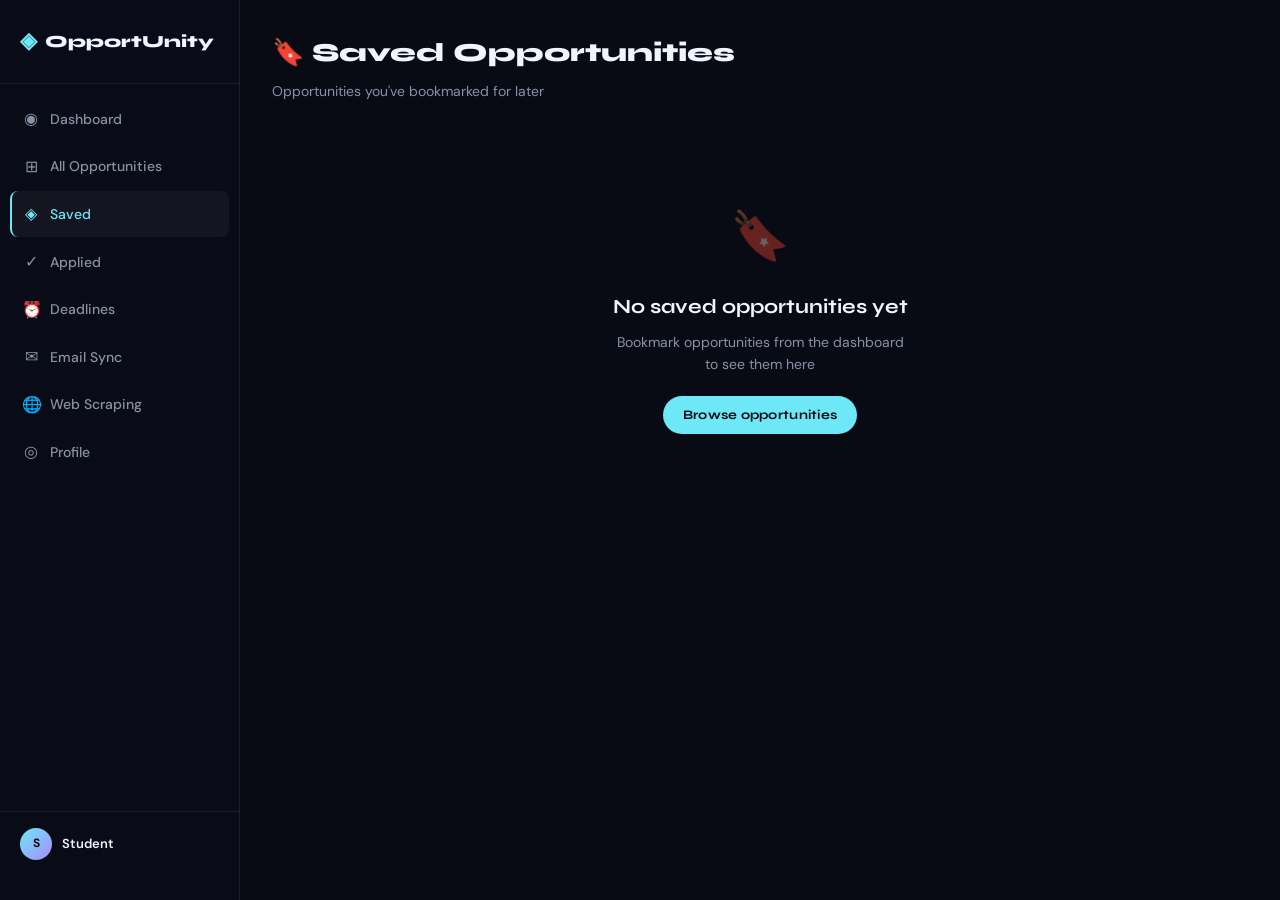
<file: OpportUnityHub-main/OpportUnityHub-main/saved.html>
<!DOCTYPE html>
<html lang="en">
<head>
  <meta charset="UTF-8"/>
  <meta name="viewport" content="width=device-width, initial-scale=1.0"/>
  <title>Saved — OpportUnity Hub</title>
  <link rel="preconnect" href="https://fonts.googleapis.com">
  <link href="https://fonts.googleapis.com/css2?family=Syne:wght@400;600;700;800&family=DM+Sans:ital,opsz,wght@0,9..40,300;0,9..40,400;0,9..40,500;1,9..40,300&display=swap" rel="stylesheet">
  <link rel="stylesheet" href="global.css">
  <link rel="stylesheet" href="dashboard.css">
</head>
<body>
<div class="main-layout">
  <aside class="sidebar">
    <div class="sidebar-logo"><span class="logo-icon">◈</span><span>OpportUnity</span></div>
    <nav class="sidebar-nav">
      <a href="dashboard.html"><span class="nav-icon">◉</span> Dashboard</a>
      <a href="opportunities.html"><span class="nav-icon">⊞</span> All Opportunities</a>
      <a href="saved.html" class="active"><span class="nav-icon">◈</span> Saved</a>
      <a href="applied.html"><span class="nav-icon">✓</span> Applied</a>
      <a href="deadline-tracker.html"><span class="nav-icon">⏰</span> Deadlines</a>
      <a href="email-sync.html"><span class="nav-icon">✉</span> Email Sync</a>
      <a href="web-scraping.html"><span class="nav-icon">🌐</span> Web Scraping</a>
      <a href="profile.html"><span class="nav-icon">◎</span> Profile</a>
    </nav>
    <div class="sidebar-footer">
      <div class="sidebar-user">
        <div class="user-avatar" id="sidebarAvatar">RK</div>
        <div class="user-info">
          <div class="user-name" id="sidebarName">Student</div>
          <div class="user-email" id="sidebarEmail">student@uni.edu</div>
        </div>
      </div>
    </div>
  </aside>

  <main class="main-content">
    <div class="page-header">
      <h1>🔖 Saved Opportunities</h1>
      <p>Opportunities you've bookmarked for later</p>
    </div>

    <div class="cards-grid" id="savedGrid"></div>
    <div class="empty-state" id="emptyState" style="display:none">
      <div class="empty-icon">🔖</div>
      <h3>No saved opportunities yet</h3>
      <p>Bookmark opportunities from the dashboard to see them here</p>
      <a href="dashboard.html" style="display:inline-block;margin-top:20px" class="btn-primary">Browse opportunities</a>
    </div>
  </main>
</div>
<div class="toast-container" id="toastContainer"></div>
<script src="data.js"></script>
<script src="dashboard.js"></script>
<script>
document.addEventListener("DOMContentLoaded", () => {
  const user = JSON.parse(localStorage.getItem("ohub_user") || "{}");
  const name = user.name || "Student";
  const initials = name.split(" ").map(w=>w[0]).join("").slice(0,2).toUpperCase();
  document.getElementById("sidebarAvatar").textContent = initials;
  document.getElementById("sidebarName").textContent = name;
  document.getElementById("sidebarEmail").textContent = user.email || "";

  renderSaved();
});

function renderSaved() {
  const saved = opportunities.filter(o => o.saved);
  const grid = document.getElementById("savedGrid");
  const empty = document.getElementById("emptyState");
  if (saved.length === 0) { grid.style.display="none"; empty.style.display="block"; return; }

  grid.innerHTML = saved.map(o => {
    const days = getDaysLeft(o.deadline);
    const urgency = getUrgencyBadge(days);
    return `
    <div class="opp-card">
      <div class="opp-card-header">
        <div class="opp-card-badges">
          <span class="badge badge-${o.type}">${o.type === 'internship' ? 'Internship' : 'Hackathon'}</span>
          ${o.verified ? '<span class="badge badge-verified">✓ Verified</span>' : ""}
        </div>
      </div>
      <div class="opp-company">
        <div class="company-logo">${o.logo}</div>
        <div class="company-info">
          <div class="company-name">${o.organization}</div>
          <div class="role-title">${o.role}</div>
        </div>
      </div>
      <div class="opp-details">
        <div class="opp-detail"><span class="detail-label">Stipend</span><span class="detail-value">${o.stipend}</span></div>
        <div class="opp-detail"><span class="detail-label">Deadline</span><span class="detail-value">${formatDeadline(o.deadline)}</span></div>
      </div>
      <div class="opp-footer">
        <span class="badge ${urgency.class}">${urgency.emoji} ${urgency.label}</span>
        <a href="${o.applyLink}" target="_blank" class="apply-btn">Apply →</a>
      </div>
    </div>`;
  }).join("");
}
</script>
</body>
</html>
</file>
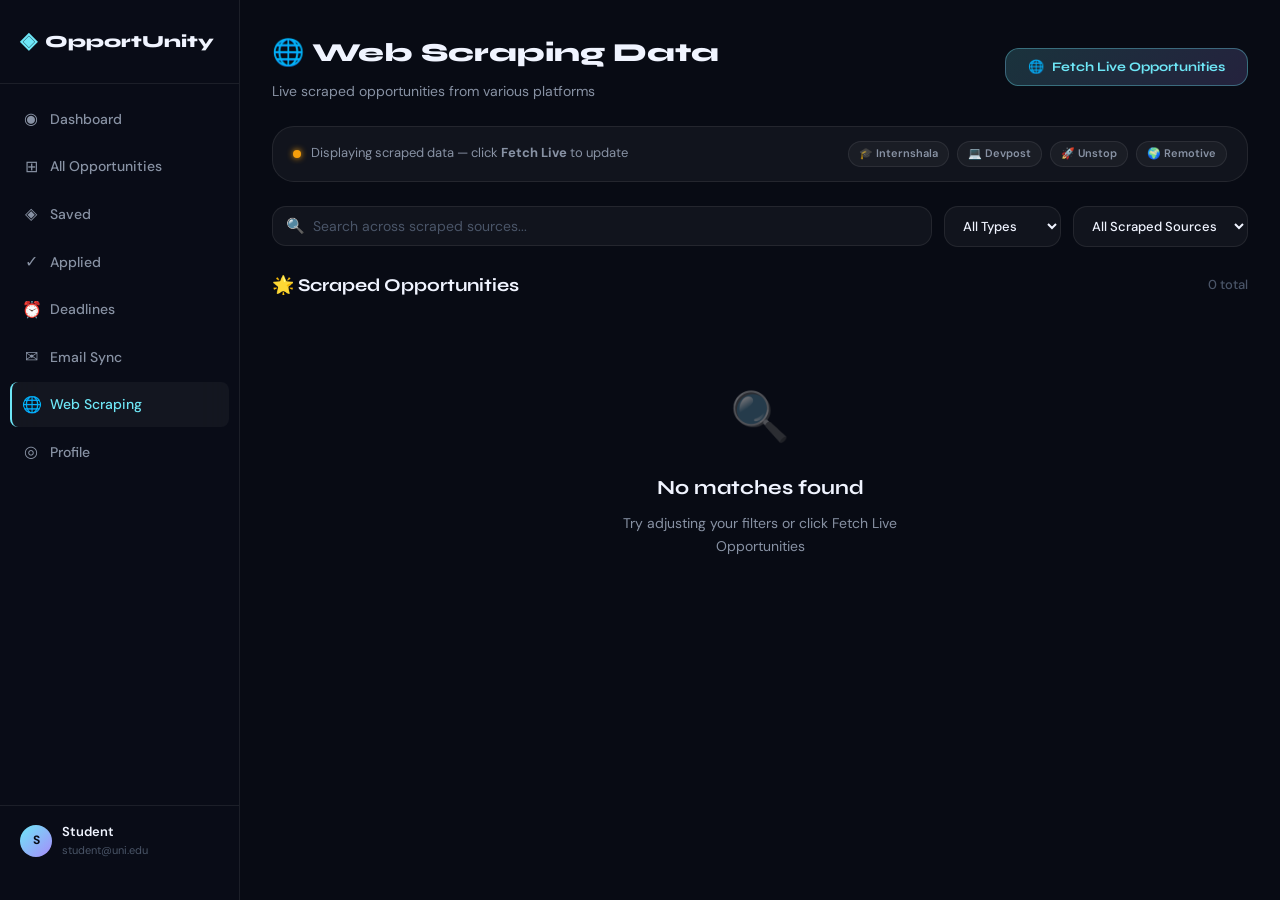
<file: OpportUnityHub-main/OpportUnityHub-main/web-scraping.html>
<!DOCTYPE html>
<html lang="en">
<head>
  <meta charset="UTF-8"/>
  <meta name="viewport" content="width=device-width, initial-scale=1.0"/>
  <title>Web Scraping — OpportUnity Hub</title>
  <link rel="preconnect" href="https://fonts.googleapis.com">
  <link href="https://fonts.googleapis.com/css2?family=Syne:wght@400;600;700;800&family=DM+Sans:ital,opsz,wght@0,9..40,300;0,9..40,400;0,9..40,500;1,9..40,300&display=swap" rel="stylesheet">
  <link rel="stylesheet" href="global.css">
  <link rel="stylesheet" href="dashboard.css">
</head>
<body>

<div class="main-layout">

  <!-- SIDEBAR -->
  <aside class="sidebar">
    <div class="sidebar-logo">
      <span class="logo-icon">◈</span>
      <span>OpportUnity</span>
    </div>
    <nav class="sidebar-nav">
      <a href="dashboard.html">
        <span class="nav-icon">◉</span> Dashboard
      </a>
      <a href="opportunities.html">
        <span class="nav-icon">⊞</span> All Opportunities
      </a>
      <a href="saved.html">
        <span class="nav-icon">◈</span> Saved
      </a>
      <a href="applied.html">
        <span class="nav-icon">✓</span> Applied
      </a>
      <a href="deadline-tracker.html">
        <span class="nav-icon">⏰</span> Deadlines
      </a>
      <a href="email-sync.html">
        <span class="nav-icon">✉</span> Email Sync
      </a>
      <a href="web-scraping.html" class="active">
        <span class="nav-icon">🌐</span> Web Scraping
      </a>
      <a href="profile.html">
        <span class="nav-icon">◎</span> Profile
      </a>
    </nav>
    <div class="sidebar-footer">
      <div class="sidebar-user">
        <div class="user-avatar" id="sidebarAvatar">RK</div>
        <div class="user-info">
          <div class="user-name" id="sidebarName">Rahul Kumar</div>
          <div class="user-email" id="sidebarEmail">rahul@iit.ac.in</div>
        </div>
      </div>
    </div>
  </aside>

  <!-- MAIN CONTENT -->
  <main class="main-content">

    <!-- TOPBAR -->
    <div class="topbar" style="margin-bottom:24px;">
      <div class="page-header" style="margin-bottom:0">
        <h1>🌐 Web Scraping Data</h1>
        <p>Live scraped opportunities from various platforms</p>
      </div>
      <div style="display:flex;gap:10px;align-items:center;flex-wrap:wrap">
        <button class="live-fetch-btn" id="liveFetchBtn" onclick="fetchLiveOpportunities()">
          <span id="liveFetchIcon">🌐</span>
          <span id="liveFetchLabel">Fetch Live Opportunities</span>
        </button>
      </div>
    </div>

    <!-- DATA SOURCE STATUS BANNER -->
    <div class="data-status-banner" id="dataStatusBanner">
      <div class="dsb-left">
        <span class="dsb-dot" id="dsbDot"></span>
        <span id="dsbText">Displaying scraped data — click <strong>Fetch Live</strong> to update</span>
      </div>
      <div class="dsb-sources" id="dsbSources">
        <span class="source-chip">🎓 Internshala</span>
        <span class="source-chip">💻 Devpost</span>
        <span class="source-chip">🚀 Unstop</span>
        <span class="source-chip">🌍 Remotive</span>
      </div>
    </div>

    <!-- LOADING OVERLAY -->
    <div class="scrape-overlay" id="scrapeOverlay" style="display:none">
      <div class="scrape-overlay-inner">
        <div class="scrape-spinner"></div>
        <div class="scrape-overlay-title">Fetching live opportunities…</div>
        <div class="scrape-overlay-sub" id="scrapeOverlaySub">Scraping Internshala, Devpost, Unstop &amp; Remotive</div>
        <div class="scrape-progress-bar"><div class="scrape-progress-fill" id="scrapeProgressFill"></div></div>
      </div>
    </div>

    <!-- SEARCH & FILTER -->
    <div class="search-filter-bar">
      <div class="search-wrap">
        <span class="search-icon">🔍</span>
        <input type="text" id="searchInput" placeholder="Search across scraped sources..."/>
      </div>
      <select class="filter-select" id="typeFilter">
        <option value="">All Types</option>
        <option value="internship">Internship</option>
        <option value="hackathon">Hackathon</option>
        <option value="job">Job</option>
      </select>
      <select class="filter-select" id="sourceFilter">
        <option value="">All Scraped Sources</option>
        <option value="internshala">Internshala</option>
        <option value="devpost">Devpost</option>
        <option value="unstop">Unstop</option>
        <option value="remotive">Remotive</option>
      </select>
    </div>

    <!-- OPPORTUNITIES -->
    <div class="section-heading">
      <h2>🌟 Scraped Opportunities</h2>
      <span id="resultCount" class="see-all-link" style="color:var(--text-muted)"></span>
    </div>
    <div class="cards-grid" id="cardsGrid">
      <!-- Populated by JS -->
    </div>

    <div class="empty-state" id="emptyState" style="display:none">
      <div class="empty-icon">🔍</div>
      <h3>No matches found</h3>
      <p>Try adjusting your filters or click Fetch Live Opportunities</p>
    </div>

  </main>
</div>

<div class="toast-container" id="toastContainer"></div>

<script src="data.js"></script>
<script src="dashboard.js"></script>
<script>
  document.addEventListener("DOMContentLoaded", () => {
    // Override the display to show only scraped sources manually initially
    // Since dashboard.js loads default cards, we'll apply a filter to include only scraped sources (not email, manual, etc.) if needed.
    // For this page, we'll auto-filter right after load.
    
    // We update sidebar info
    const u = JSON.parse(localStorage.getItem("ohub_user") || "{}");
    const name = u.name || "Student";
    const email = u.email || "student@uni.edu";
    document.getElementById("sidebarAvatar").textContent = name.split(" ").map(w => w[0]).join("").slice(0, 2).toUpperCase();
    document.getElementById("sidebarName").textContent = name;
    document.getElementById("sidebarEmail").textContent = email;
    
    // Default filter to hide non-scraped data if dashboard.html shows them
    const scrapedSources = ["internshala", "devpost", "unstop", "remotive"];
    
    // We override filterCards logic slightly if needed, or just let dashboard.js handle and apply a source filter
    // dashboard.js might override my custom script, so I'll let standard dashboard.js run.
  });
</script>
</body>
</html>
</file>
<file: OpportUnityHub-main/OpportUnityHub-main/global.css>
/* ============================================
   GLOBAL STYLES — OpportUnity Hub
   ============================================ */

*, *::before, *::after { box-sizing: border-box; margin: 0; padding: 0; }

:root {
  --bg-base: #080b14;
  --bg-card: rgba(255,255,255,0.04);
  --bg-card-hover: rgba(255,255,255,0.07);
  --bg-glass: rgba(255,255,255,0.05);
  --border: rgba(255,255,255,0.08);
  --border-hover: rgba(255,255,255,0.18);

  --accent: #6ee7f7;
  --accent2: #a78bfa;
  --accent3: #34d399;
  --accent-warn: #fb923c;
  --accent-red: #f87171;

  --text-primary: #f0f4ff;
  --text-secondary: #8892a4;
  --text-muted: #4a5568;

  --font-display: 'Syne', sans-serif;
  --font-body: 'DM Sans', sans-serif;

  --radius-sm: 8px;
  --radius-md: 14px;
  --radius-lg: 22px;
  --radius-xl: 32px;

  --shadow-card: 0 4px 32px rgba(0,0,0,0.4), 0 1px 0 rgba(255,255,255,0.06) inset;
  --shadow-glow: 0 0 40px rgba(110,231,247,0.12);
  --transition: all 0.22s cubic-bezier(0.4, 0, 0.2, 1);
}

html { scroll-behavior: smooth; }

body {
  background: var(--bg-base);
  color: var(--text-primary);
  font-family: var(--font-body);
  font-size: 15px;
  line-height: 1.6;
  -webkit-font-smoothing: antialiased;
  overflow-x: hidden;
}

a { color: inherit; text-decoration: none; }
img { max-width: 100%; }
button { cursor: pointer; border: none; background: none; font-family: inherit; }

/* SCROLLBAR */
::-webkit-scrollbar { width: 6px; }
::-webkit-scrollbar-track { background: var(--bg-base); }
::-webkit-scrollbar-thumb { background: rgba(255,255,255,0.1); border-radius: 4px; }
::-webkit-scrollbar-thumb:hover { background: rgba(255,255,255,0.2); }

/* BUTTONS */
.btn-primary {
  display: inline-flex;
  align-items: center;
  gap: 6px;
  padding: 9px 20px;
  background: var(--accent);
  color: #080b14;
  font-weight: 700;
  font-family: var(--font-display);
  font-size: 13px;
  letter-spacing: 0.02em;
  border-radius: 50px;
  transition: var(--transition);
}
.btn-primary:hover { background: #a5f0fb; transform: translateY(-1px); box-shadow: 0 8px 24px rgba(110,231,247,0.3); }

.btn-ghost {
  display: inline-flex;
  align-items: center;
  gap: 6px;
  padding: 9px 20px;
  color: var(--text-secondary);
  font-size: 13px;
  font-weight: 500;
  border: 1px solid var(--border);
  border-radius: 50px;
  transition: var(--transition);
}
.btn-ghost:hover { color: var(--text-primary); border-color: var(--border-hover); background: var(--bg-card); }

.btn-hero {
  display: inline-flex;
  align-items: center;
  gap: 8px;
  padding: 14px 30px;
  background: linear-gradient(135deg, var(--accent), var(--accent2));
  color: #080b14;
  font-weight: 800;
  font-family: var(--font-display);
  font-size: 15px;
  border-radius: 50px;
  transition: var(--transition);
  box-shadow: 0 4px 24px rgba(110,231,247,0.25);
}
.btn-hero:hover { transform: translateY(-2px); box-shadow: 0 8px 40px rgba(110,231,247,0.4); }

/* NAV */
.nav {
  position: fixed;
  top: 0; left: 0; right: 0;
  z-index: 100;
  padding: 0 40px;
  height: 64px;
  display: flex;
  align-items: center;
  background: rgba(8,11,20,0.7);
  backdrop-filter: blur(20px);
  border-bottom: 1px solid var(--border);
  transition: var(--transition);
}
.nav-inner {
  width: 100%;
  max-width: 1280px;
  margin: 0 auto;
  display: flex;
  align-items: center;
  justify-content: space-between;
}
.logo {
  display: flex;
  align-items: center;
  gap: 8px;
  font-family: var(--font-display);
  font-weight: 800;
  font-size: 18px;
  color: var(--text-primary);
}
.logo-icon { color: var(--accent); font-size: 22px; }
.nav-links {
  display: flex;
  align-items: center;
  gap: 28px;
}
.nav-links > a:not(.btn-primary):not(.btn-ghost) {
  color: var(--text-secondary);
  font-size: 14px;
  font-weight: 500;
  transition: var(--transition);
}
.nav-links > a:not(.btn-primary):not(.btn-ghost):hover { color: var(--text-primary); }

/* SIDEBAR NAV (Dashboard pages) */
.sidebar {
  position: fixed;
  top: 0; left: 0;
  width: 240px;
  height: 100vh;
  background: rgba(10,13,24,0.95);
  border-right: 1px solid var(--border);
  backdrop-filter: blur(20px);
  display: flex;
  flex-direction: column;
  padding: 24px 0;
  z-index: 50;
}
.sidebar-logo {
  display: flex;
  align-items: center;
  gap: 8px;
  padding: 0 20px 24px;
  font-family: var(--font-display);
  font-weight: 800;
  font-size: 17px;
  border-bottom: 1px solid var(--border);
  margin-bottom: 12px;
}
.sidebar-nav { flex: 1; padding: 0 10px; }
.sidebar-nav a {
  display: flex;
  align-items: center;
  gap: 10px;
  padding: 10px 12px;
  border-radius: var(--radius-sm);
  color: var(--text-secondary);
  font-size: 14px;
  font-weight: 500;
  transition: var(--transition);
  margin-bottom: 2px;
}
.sidebar-nav a:hover, .sidebar-nav a.active {
  background: var(--bg-card);
  color: var(--text-primary);
}
.sidebar-nav a.active { color: var(--accent); border-left: 2px solid var(--accent); padding-left: 10px; }
.sidebar-nav .nav-icon { width: 18px; text-align: center; font-size: 16px; }

.sidebar-footer {
  padding: 16px 20px;
  border-top: 1px solid var(--border);
}
.sidebar-user {
  display: flex;
  align-items: center;
  gap: 10px;
}
.user-avatar {
  width: 32px;
  height: 32px;
  border-radius: 50%;
  background: linear-gradient(135deg, var(--accent), var(--accent2));
  display: flex;
  align-items: center;
  justify-content: center;
  font-weight: 700;
  font-size: 12px;
  color: #080b14;
  flex-shrink: 0;
}
.user-info { flex: 1; min-width: 0; }
.user-name { font-size: 13px; font-weight: 600; color: var(--text-primary); white-space: nowrap; overflow: hidden; text-overflow: ellipsis; }
.user-email { font-size: 11px; color: var(--text-muted); white-space: nowrap; overflow: hidden; text-overflow: ellipsis; }

/* MAIN LAYOUT */
.main-layout {
  display: flex;
  min-height: 100vh;
}
.main-content {
  margin-left: 240px;
  flex: 1;
  padding: 32px;
  min-height: 100vh;
}

/* PAGE HEADER */
.page-header {
  margin-bottom: 32px;
}
.page-header h1 {
  font-family: var(--font-display);
  font-size: 26px;
  font-weight: 800;
  color: var(--text-primary);
  margin-bottom: 6px;
}
.page-header p { color: var(--text-secondary); font-size: 14px; }

/* SECTION LABELS */
.section-label {
  display: inline-flex;
  align-items: center;
  gap: 6px;
  font-size: 11px;
  font-weight: 700;
  letter-spacing: 0.12em;
  text-transform: uppercase;
  color: var(--accent);
  margin-bottom: 12px;
}
.section-label::before { content: ''; width: 16px; height: 1px; background: var(--accent); }

.section-title {
  font-family: var(--font-display);
  font-size: clamp(28px, 4vw, 46px);
  font-weight: 800;
  line-height: 1.15;
  color: var(--text-primary);
  margin-bottom: 48px;
}

/* GRADIENT TEXT */
.gradient-text {
  background: linear-gradient(135deg, var(--accent), var(--accent2));
  -webkit-background-clip: text;
  -webkit-text-fill-color: transparent;
  background-clip: text;
}

/* GLASS CARD */
.glass-card {
  background: var(--bg-card);
  border: 1px solid var(--border);
  border-radius: var(--radius-lg);
  padding: 24px;
  transition: var(--transition);
  box-shadow: var(--shadow-card);
}
.glass-card:hover {
  background: var(--bg-card-hover);
  border-color: var(--border-hover);
  box-shadow: var(--shadow-card), var(--shadow-glow);
}

/* BADGES */
.badge {
  display: inline-flex;
  align-items: center;
  gap: 4px;
  padding: 3px 10px;
  border-radius: 50px;
  font-size: 11px;
  font-weight: 700;
  letter-spacing: 0.04em;
  text-transform: uppercase;
}
.badge-internship { background: rgba(110,231,247,0.12); color: var(--accent); border: 1px solid rgba(110,231,247,0.2); }
.badge-hackathon { background: rgba(167,139,250,0.12); color: var(--accent2); border: 1px solid rgba(167,139,250,0.2); }
.badge-verified { background: rgba(52,211,153,0.1); color: var(--accent3); border: 1px solid rgba(52,211,153,0.2); }
.badge-urgent { background: rgba(251,146,60,0.12); color: var(--accent-warn); border: 1px solid rgba(251,146,60,0.2); }
.badge-critical { background: rgba(248,113,113,0.12); color: var(--accent-red); border: 1px solid rgba(248,113,113,0.2); }

/* FORM ELEMENTS */
.form-group { margin-bottom: 18px; }
.form-label {
  display: block;
  font-size: 12px;
  font-weight: 600;
  color: var(--text-secondary);
  margin-bottom: 6px;
  letter-spacing: 0.04em;
  text-transform: uppercase;
}
.form-input {
  width: 100%;
  padding: 11px 16px;
  background: rgba(255,255,255,0.05);
  border: 1px solid var(--border);
  border-radius: var(--radius-sm);
  color: var(--text-primary);
  font-family: var(--font-body);
  font-size: 14px;
  transition: var(--transition);
  outline: none;
}
.form-input:focus {
  border-color: var(--accent);
  background: rgba(110,231,247,0.04);
  box-shadow: 0 0 0 3px rgba(110,231,247,0.1);
}
.form-input::placeholder { color: var(--text-muted); }

select.form-input { cursor: pointer; }
select.form-input option { background: #12182b; color: var(--text-primary); }

/* TOASTS */
.toast-container {
  position: fixed;
  bottom: 24px;
  right: 24px;
  z-index: 999;
  display: flex;
  flex-direction: column;
  gap: 10px;
}
.toast {
  background: rgba(20,26,46,0.98);
  border: 1px solid var(--border);
  border-radius: var(--radius-md);
  padding: 14px 18px;
  font-size: 13px;
  color: var(--text-primary);
  box-shadow: 0 8px 32px rgba(0,0,0,0.5);
  animation: slideInToast 0.3s ease;
  max-width: 300px;
}
.toast.success { border-color: rgba(52,211,153,0.3); }
.toast.error { border-color: rgba(248,113,113,0.3); }

@keyframes slideInToast {
  from { transform: translateX(120%); opacity: 0; }
  to { transform: translateX(0); opacity: 1; }
}

/* LOADING SPINNER */
.spinner {
  width: 20px; height: 20px;
  border: 2px solid rgba(255,255,255,0.1);
  border-top-color: var(--accent);
  border-radius: 50%;
  animation: spin 0.7s linear infinite;
  display: inline-block;
}
@keyframes spin { to { transform: rotate(360deg); } }

/* EMPTY STATE */
.empty-state {
  text-align: center;
  padding: 64px 24px;
  color: var(--text-secondary);
}
.empty-state .empty-icon { font-size: 48px; margin-bottom: 16px; opacity: 0.4; }
.empty-state h3 { font-family: var(--font-display); font-size: 20px; font-weight: 700; margin-bottom: 8px; color: var(--text-primary); }
.empty-state p { font-size: 14px; max-width: 300px; margin: 0 auto; }

/* RESPONSIVE */
@media (max-width: 768px) {
  .sidebar { transform: translateX(-100%); transition: transform 0.3s ease; }
  .sidebar.open { transform: translateX(0); }
  .main-content { margin-left: 0; padding: 20px; }
  .nav { padding: 0 20px; }
}
</file>
<file: OpportUnityHub-main/OpportUnityHub-main/landing.css>
/* ============================================
   LANDING PAGE STYLES
   ============================================ */

/* HERO */
.hero {
  position: relative;
  min-height: 100vh;
  display: flex;
  align-items: center;
  padding: 120px 40px 80px;
  max-width: 1280px;
  margin: 0 auto;
  gap: 60px;
  overflow: hidden;
}

.hero-bg {
  position: fixed;
  inset: 0;
  pointer-events: none;
  z-index: 0;
}

.orb {
  position: absolute;
  border-radius: 50%;
  filter: blur(80px);
  opacity: 0.25;
  animation: float 8s ease-in-out infinite;
}
.orb1 { width: 500px; height: 500px; background: radial-gradient(circle, #6ee7f7, transparent); top: -100px; left: -100px; animation-delay: 0s; }
.orb2 { width: 400px; height: 400px; background: radial-gradient(circle, #a78bfa, transparent); top: 40%; right: -80px; animation-delay: -3s; }
.orb3 { width: 300px; height: 300px; background: radial-gradient(circle, #34d399, transparent); bottom: 0; left: 40%; animation-delay: -6s; }

@keyframes float {
  0%, 100% { transform: translateY(0) scale(1); }
  50% { transform: translateY(-30px) scale(1.05); }
}

.grid-lines {
  position: absolute;
  inset: 0;
  background-image:
    linear-gradient(rgba(255,255,255,0.025) 1px, transparent 1px),
    linear-gradient(90deg, rgba(255,255,255,0.025) 1px, transparent 1px);
  background-size: 60px 60px;
  mask-image: radial-gradient(ellipse 80% 80% at 50% 50%, black 30%, transparent 100%);
}

.hero-content {
  position: relative;
  z-index: 1;
  flex: 1;
  max-width: 580px;
}

.badge-pill {
  display: inline-flex;
  align-items: center;
  gap: 8px;
  padding: 6px 16px;
  background: rgba(110,231,247,0.08);
  border: 1px solid rgba(110,231,247,0.2);
  border-radius: 50px;
  font-size: 12px;
  font-weight: 600;
  color: var(--accent);
  margin-bottom: 28px;
  animation: fadeInUp 0.6s ease both;
}

.hero-title {
  font-family: var(--font-display);
  font-size: clamp(40px, 6vw, 72px);
  font-weight: 800;
  line-height: 1.08;
  letter-spacing: -0.02em;
  color: var(--text-primary);
  margin-bottom: 24px;
  animation: fadeInUp 0.6s ease 0.1s both;
}

.hero-sub {
  font-size: 17px;
  color: var(--text-secondary);
  line-height: 1.65;
  max-width: 480px;
  margin-bottom: 36px;
  animation: fadeInUp 0.6s ease 0.2s both;
}

.hero-cta {
  display: flex;
  align-items: center;
  gap: 16px;
  margin-bottom: 48px;
  animation: fadeInUp 0.6s ease 0.3s both;
}

.btn-demo {
  color: var(--text-secondary);
  font-size: 14px;
  font-weight: 500;
  border-bottom: 1px solid rgba(255,255,255,0.1);
  padding-bottom: 2px;
  transition: var(--transition);
}
.btn-demo:hover { color: var(--text-primary); border-color: var(--text-secondary); }

.hero-stats {
  display: flex;
  align-items: center;
  gap: 24px;
  animation: fadeInUp 0.6s ease 0.4s both;
}
.stat { display: flex; flex-direction: column; }
.stat-num { font-family: var(--font-display); font-size: 22px; font-weight: 800; color: var(--text-primary); }
.stat-label { font-size: 12px; color: var(--text-muted); }
.stat-divider { width: 1px; height: 32px; background: var(--border); }

/* HERO CARDS */
.hero-card-preview {
  position: relative;
  z-index: 1;
  flex-shrink: 0;
  width: 320px;
  height: 420px;
}

.preview-card {
  position: absolute;
  width: 280px;
  background: rgba(14,20,40,0.85);
  backdrop-filter: blur(20px);
  border: 1px solid var(--border);
  border-radius: var(--radius-lg);
  padding: 18px 20px;
  box-shadow: var(--shadow-card);
  animation: floatCard 6s ease-in-out infinite;
}

.pc1 { top: 0; left: 0; animation-delay: 0s; }
.pc2 { top: 120px; right: 0; animation-delay: -2s; }
.pc3 { bottom: 0; left: 20px; animation-delay: -4s; }

@keyframes floatCard {
  0%, 100% { transform: translateY(0); }
  50% { transform: translateY(-8px); }
}

.pc-top { display: flex; align-items: center; justify-content: space-between; margin-bottom: 12px; }
.pc-badge { font-size: 10px; font-weight: 700; letter-spacing: 0.06em; text-transform: uppercase; padding: 3px 8px; border-radius: 50px; }
.pc-badge.internship { background: rgba(110,231,247,0.12); color: var(--accent); }
.pc-badge.hackathon { background: rgba(167,139,250,0.12); color: var(--accent2); }
.pc-urgent { font-size: 11px; font-weight: 600; color: var(--accent-warn); }
.pc-future { font-size: 11px; font-weight: 600; color: var(--text-secondary); }
.pc-company { font-family: var(--font-display); font-size: 17px; font-weight: 800; margin-bottom: 4px; }
.pc-role { font-size: 13px; color: var(--text-secondary); margin-bottom: 12px; }
.pc-meta { font-size: 11px; color: var(--text-muted); }

/* LOGOS */
.logos-section {
  text-align: center;
  padding: 48px 40px;
  border-top: 1px solid var(--border);
  border-bottom: 1px solid var(--border);
}
.logos-label { font-size: 12px; color: var(--text-muted); text-transform: uppercase; letter-spacing: 0.1em; margin-bottom: 20px; }
.logos-strip { display: flex; align-items: center; justify-content: center; gap: 16px; flex-wrap: wrap; }
.logo-chip {
  padding: 8px 20px;
  background: var(--bg-card);
  border: 1px solid var(--border);
  border-radius: 50px;
  font-size: 13px;
  font-weight: 600;
  color: var(--text-secondary);
  transition: var(--transition);
}
.logo-chip:hover { color: var(--text-primary); border-color: var(--border-hover); background: var(--bg-card-hover); }

/* FEATURES */
.features {
  padding: 100px 40px;
  max-width: 1280px;
  margin: 0 auto;
}

.features-grid {
  display: grid;
  grid-template-columns: repeat(3, 1fr);
  gap: 16px;
}

.feature-card {
  background: var(--bg-card);
  border: 1px solid var(--border);
  border-radius: var(--radius-lg);
  padding: 28px;
  transition: var(--transition);
  position: relative;
  overflow: hidden;
}
.feature-card::before {
  content: '';
  position: absolute;
  top: 0; left: 0; right: 0;
  height: 1px;
  background: linear-gradient(90deg, transparent, rgba(110,231,247,0.3), transparent);
  opacity: 0;
  transition: var(--transition);
}
.feature-card:hover { background: var(--bg-card-hover); border-color: var(--border-hover); transform: translateY(-2px); }
.feature-card:hover::before { opacity: 1; }

.fc-large { grid-column: span 2; }

.fc-icon { font-size: 28px; margin-bottom: 14px; }
.feature-card h3 {
  font-family: var(--font-display);
  font-size: 17px;
  font-weight: 700;
  color: var(--text-primary);
  margin-bottom: 10px;
}
.feature-card p { font-size: 14px; color: var(--text-secondary); line-height: 1.65; margin-bottom: 16px; }
.fc-tags { display: flex; gap: 6px; flex-wrap: wrap; }
.fc-tags span {
  padding: 3px 10px;
  background: rgba(255,255,255,0.04);
  border: 1px solid var(--border);
  border-radius: 50px;
  font-size: 11px;
  color: var(--text-muted);
  font-weight: 600;
}

/* HOW IT WORKS */
.how-section {
  padding: 100px 40px;
  max-width: 1280px;
  margin: 0 auto;
  text-align: center;
}

.steps {
  display: flex;
  align-items: center;
  justify-content: center;
  gap: 24px;
  flex-wrap: wrap;
}
.step {
  flex: 1;
  min-width: 220px;
  max-width: 300px;
  text-align: left;
  padding: 28px;
  background: var(--bg-card);
  border: 1px solid var(--border);
  border-radius: var(--radius-lg);
  transition: var(--transition);
}
.step:hover { background: var(--bg-card-hover); border-color: var(--border-hover); }
.step-num {
  font-family: var(--font-display);
  font-size: 40px;
  font-weight: 800;
  color: var(--border-hover);
  margin-bottom: 12px;
  line-height: 1;
}
.step h3 { font-family: var(--font-display); font-size: 16px; font-weight: 700; margin-bottom: 8px; }
.step p { font-size: 13px; color: var(--text-secondary); line-height: 1.65; }
.step-arrow { font-size: 24px; color: var(--text-muted); flex-shrink: 0; }

/* CTA SECTION */
.cta-section {
  padding: 80px 40px;
  text-align: center;
}
.cta-inner {
  max-width: 560px;
  margin: 0 auto;
  padding: 60px 40px;
  background: linear-gradient(135deg, rgba(110,231,247,0.06), rgba(167,139,250,0.06));
  border: 1px solid var(--border);
  border-radius: var(--radius-xl);
  position: relative;
  overflow: hidden;
}
.cta-inner::before {
  content: '';
  position: absolute;
  top: 0; left: 0; right: 0;
  height: 1px;
  background: linear-gradient(90deg, transparent, var(--accent), var(--accent2), transparent);
}
.cta-inner h2 { font-family: var(--font-display); font-size: 32px; font-weight: 800; margin-bottom: 12px; }
.cta-inner p { font-size: 15px; color: var(--text-secondary); margin-bottom: 28px; }

/* FOOTER */
.footer {
  border-top: 1px solid var(--border);
  padding: 32px 40px;
}
.footer-inner {
  max-width: 1280px;
  margin: 0 auto;
  display: flex;
  align-items: center;
  justify-content: space-between;
  gap: 20px;
  flex-wrap: wrap;
}
.footer-links { display: flex; gap: 24px; }
.footer-links a { font-size: 13px; color: var(--text-muted); transition: var(--transition); }
.footer-links a:hover { color: var(--text-secondary); }
.footer-copy { font-size: 12px; color: var(--text-muted); }

/* ANIMATIONS */
@keyframes fadeInUp {
  from { opacity: 0; transform: translateY(20px); }
  to { opacity: 1; transform: translateY(0); }
}

/* RESPONSIVE */
@media (max-width: 1024px) {
  .hero { flex-direction: column; padding: 100px 24px 60px; text-align: center; align-items: center; }
  .hero-content { max-width: 100%; }
  .hero-sub { margin: 0 auto 36px; }
  .hero-cta { justify-content: center; }
  .hero-stats { justify-content: center; }
  .hero-card-preview { display: none; }
  .features-grid { grid-template-columns: 1fr 1fr; }
  .fc-large { grid-column: span 2; }
}

@media (max-width: 640px) {
  .features { padding: 60px 20px; }
  .features-grid { grid-template-columns: 1fr; }
  .fc-large { grid-column: span 1; }
  .how-section { padding: 60px 20px; }
  .steps { flex-direction: column; align-items: stretch; }
  .step-arrow { transform: rotate(90deg); }
  .nav-links .btn-ghost { display: none; }
}
</file>
<file: OpportUnityHub-main/OpportUnityHub-main/dashboard.css>
/* ============================================
   DASHBOARD STYLES
   ============================================ */

/* TOP BAR */
.topbar {
  display: flex;
  align-items: center;
  justify-content: space-between;
  margin-bottom: 32px;
  gap: 16px;
  flex-wrap: wrap;
}

/* STATS ROW */
.stats-row {
  display: grid;
  grid-template-columns: repeat(4, 1fr);
  gap: 16px;
  margin-bottom: 32px;
}

.stat-card {
  background: var(--bg-card);
  border: 1px solid var(--border);
  border-radius: var(--radius-lg);
  padding: 20px 24px;
  transition: var(--transition);
  position: relative;
  overflow: hidden;
}
.stat-card::after {
  content: '';
  position: absolute;
  bottom: 0; left: 0; right: 0;
  height: 2px;
  background: var(--accent-color, var(--accent));
  opacity: 0.6;
}
.stat-card:hover { background: var(--bg-card-hover); border-color: var(--border-hover); }

.stat-card-label { font-size: 11px; font-weight: 700; letter-spacing: 0.08em; text-transform: uppercase; color: var(--text-muted); margin-bottom: 8px; }
.stat-card-value { font-family: var(--font-display); font-size: 32px; font-weight: 800; color: var(--text-primary); line-height: 1; margin-bottom: 4px; }
.stat-card-sub { font-size: 12px; color: var(--text-secondary); }

/* SEARCH & FILTER BAR */
.search-filter-bar {
  display: flex;
  align-items: center;
  gap: 12px;
  margin-bottom: 24px;
  flex-wrap: wrap;
}

.search-wrap {
  flex: 1;
  min-width: 200px;
  position: relative;
}
.search-wrap .search-icon {
  position: absolute;
  left: 14px;
  top: 50%;
  transform: translateY(-50%);
  color: var(--text-muted);
  font-size: 15px;
  pointer-events: none;
}
.search-wrap input {
  width: 100%;
  padding: 10px 16px 10px 40px;
  background: var(--bg-card);
  border: 1px solid var(--border);
  border-radius: var(--radius-md);
  color: var(--text-primary);
  font-family: var(--font-body);
  font-size: 14px;
  outline: none;
  transition: var(--transition);
}
.search-wrap input:focus {
  border-color: var(--accent);
  background: rgba(110,231,247,0.04);
  box-shadow: 0 0 0 3px rgba(110,231,247,0.08);
}
.search-wrap input::placeholder { color: var(--text-muted); }

.filter-select {
  padding: 10px 14px;
  background: var(--bg-card);
  border: 1px solid var(--border);
  border-radius: var(--radius-md);
  color: var(--text-primary);
  font-family: var(--font-body);
  font-size: 13px;
  font-weight: 500;
  cursor: pointer;
  outline: none;
  transition: var(--transition);
}
.filter-select:focus, .filter-select:hover { border-color: var(--border-hover); }
.filter-select option { background: #12182b; }

.filter-btn {
  display: flex;
  align-items: center;
  gap: 6px;
  padding: 10px 16px;
  background: var(--bg-card);
  border: 1px solid var(--border);
  border-radius: var(--radius-md);
  color: var(--text-secondary);
  font-size: 13px;
  font-weight: 500;
  transition: var(--transition);
}
.filter-btn:hover { border-color: var(--border-hover); color: var(--text-primary); background: var(--bg-card-hover); }
.filter-btn.active { border-color: var(--accent); color: var(--accent); background: rgba(110,231,247,0.06); }

/* SECTION HEADING */
.section-heading {
  display: flex;
  align-items: center;
  justify-content: space-between;
  margin-bottom: 16px;
}
.section-heading h2 {
  font-family: var(--font-display);
  font-size: 18px;
  font-weight: 700;
  color: var(--text-primary);
}
.see-all-link { font-size: 13px; color: var(--accent); font-weight: 500; transition: var(--transition); }
.see-all-link:hover { color: #a5f0fb; }

/* OPPORTUNITY CARDS GRID */
.cards-grid {
  display: grid;
  grid-template-columns: repeat(auto-fill, minmax(320px, 1fr));
  gap: 16px;
  margin-bottom: 32px;
}

/* OPPORTUNITY CARD */
.opp-card {
  background: var(--bg-card);
  border: 1px solid var(--border);
  border-radius: var(--radius-lg);
  padding: 22px;
  transition: var(--transition);
  position: relative;
  overflow: hidden;
  cursor: default;
  display: flex;
  flex-direction: column;
  gap: 14px;
}
.opp-card::before {
  content: '';
  position: absolute;
  top: 0; left: 0; right: 0;
  height: 2px;
  background: linear-gradient(90deg, var(--card-accent-start, var(--accent)), var(--card-accent-end, var(--accent2)));
  transform: scaleX(0);
  transition: transform 0.3s ease;
}
.opp-card:hover {
  background: var(--bg-card-hover);
  border-color: var(--border-hover);
  transform: translateY(-3px);
  box-shadow: 0 8px 40px rgba(0,0,0,0.4);
}
.opp-card:hover::before { transform: scaleX(1); }

.opp-card-header {
  display: flex;
  align-items: flex-start;
  justify-content: space-between;
  gap: 10px;
}
.opp-card-badges { display: flex; align-items: center; gap: 6px; flex-wrap: wrap; }
.opp-card-actions { display: flex; align-items: center; gap: 6px; flex-shrink: 0; }

.card-action-btn {
  width: 32px;
  height: 32px;
  display: flex;
  align-items: center;
  justify-content: center;
  background: rgba(255,255,255,0.04);
  border: 1px solid var(--border);
  border-radius: var(--radius-sm);
  color: var(--text-muted);
  font-size: 14px;
  transition: var(--transition);
}
.card-action-btn:hover { background: rgba(255,255,255,0.08); color: var(--text-primary); border-color: var(--border-hover); }
.card-action-btn.bookmarked { color: var(--accent2); border-color: rgba(167,139,250,0.3); background: rgba(167,139,250,0.08); }
.card-action-btn.applied { color: var(--accent3); border-color: rgba(52,211,153,0.3); background: rgba(52,211,153,0.06); }

.opp-company {
  display: flex;
  align-items: center;
  gap: 10px;
}
.company-logo {
  width: 40px;
  height: 40px;
  border-radius: var(--radius-sm);
  background: linear-gradient(135deg, rgba(110,231,247,0.15), rgba(167,139,250,0.15));
  border: 1px solid var(--border);
  display: flex;
  align-items: center;
  justify-content: center;
  font-size: 18px;
  flex-shrink: 0;
}
.company-info { flex: 1; min-width: 0; }
.company-name { font-family: var(--font-display); font-size: 16px; font-weight: 700; color: var(--text-primary); white-space: nowrap; overflow: hidden; text-overflow: ellipsis; }
.role-title { font-size: 13px; color: var(--text-secondary); white-space: nowrap; overflow: hidden; text-overflow: ellipsis; }

.opp-details {
  display: grid;
  grid-template-columns: 1fr 1fr;
  gap: 8px;
}
.opp-detail {
  display: flex;
  flex-direction: column;
  gap: 2px;
}
.detail-label { font-size: 10px; text-transform: uppercase; letter-spacing: 0.06em; color: var(--text-muted); font-weight: 700; }
.detail-value { font-size: 13px; color: var(--text-primary); font-weight: 500; }

.opp-footer {
  display: flex;
  align-items: center;
  justify-content: space-between;
  gap: 8px;
  padding-top: 14px;
  border-top: 1px solid var(--border);
}

.source-tag {
  display: flex;
  align-items: center;
  gap: 4px;
  font-size: 11px;
  color: var(--text-muted);
  font-weight: 600;
}

.apply-btn {
  display: inline-flex;
  align-items: center;
  gap: 6px;
  padding: 8px 16px;
  background: rgba(110,231,247,0.1);
  border: 1px solid rgba(110,231,247,0.2);
  border-radius: var(--radius-sm);
  color: var(--accent);
  font-size: 12px;
  font-weight: 700;
  font-family: var(--font-display);
  transition: var(--transition);
  text-decoration: none;
}
.apply-btn:hover { background: rgba(110,231,247,0.2); transform: none; color: #a5f0fb; }

/* DEADLINE TRACKER */
.deadline-section { margin-bottom: 32px; }

.deadline-timeline {
  display: grid;
  grid-template-columns: repeat(5, 1fr);
  gap: 12px;
}

.deadline-group {
  background: var(--bg-card);
  border: 1px solid var(--border);
  border-radius: var(--radius-lg);
  padding: 18px;
  transition: var(--transition);
}
.deadline-group:hover { background: var(--bg-card-hover); }

.dg-header {
  display: flex;
  align-items: center;
  justify-content: space-between;
  margin-bottom: 14px;
}
.dg-title { font-family: var(--font-display); font-size: 13px; font-weight: 700; color: var(--text-primary); }
.dg-count {
  padding: 2px 8px;
  border-radius: 50px;
  font-size: 11px;
  font-weight: 700;
}
.dg-count.today { background: rgba(248,113,113,0.15); color: var(--accent-red); }
.dg-count.week { background: rgba(251,146,60,0.15); color: var(--accent-warn); }
.dg-count.two-weeks { background: rgba(110,231,247,0.1); color: var(--accent); }
.dg-count.future { background: rgba(255,255,255,0.06); color: var(--text-muted); }

.dg-items { display: flex; flex-direction: column; gap: 8px; }

.dg-item {
  padding: 10px;
  background: rgba(255,255,255,0.03);
  border: 1px solid var(--border);
  border-radius: var(--radius-sm);
  transition: var(--transition);
}
.dg-item:hover { background: rgba(255,255,255,0.06); border-color: var(--border-hover); }
.dg-item-company { font-size: 12px; font-weight: 700; color: var(--text-primary); margin-bottom: 2px; }
.dg-item-role { font-size: 11px; color: var(--text-muted); margin-bottom: 6px; white-space: nowrap; overflow: hidden; text-overflow: ellipsis; }
.dg-item-badge { font-size: 10px; font-weight: 700; }

/* AUTOMATION STATUS */
.automation-panel {
  background: var(--bg-card);
  border: 1px solid var(--border);
  border-radius: var(--radius-lg);
  padding: 20px 24px;
  margin-bottom: 32px;
  display: flex;
  align-items: center;
  gap: 20px;
  flex-wrap: wrap;
}
.auto-status-dot {
  width: 8px;
  height: 8px;
  border-radius: 50%;
  background: var(--accent3);
  box-shadow: 0 0 8px var(--accent3);
  animation: pulse 2s ease-in-out infinite;
  flex-shrink: 0;
}
@keyframes pulse { 0%, 100% { opacity: 1; } 50% { opacity: 0.4; } }

.auto-info { flex: 1; }
.auto-title { font-size: 13px; font-weight: 700; color: var(--text-primary); margin-bottom: 2px; }
.auto-sub { font-size: 12px; color: var(--text-muted); }

.auto-sources { display: flex; gap: 8px; flex-wrap: wrap; }
.source-chip {
  padding: 4px 12px;
  background: rgba(255,255,255,0.04);
  border: 1px solid var(--border);
  border-radius: 50px;
  font-size: 11px;
  font-weight: 600;
  color: var(--text-secondary);
}
.source-chip.active { border-color: rgba(52,211,153,0.3); color: var(--accent3); background: rgba(52,211,153,0.06); }

.trigger-scrape-btn {
  display: flex;
  align-items: center;
  gap: 6px;
  padding: 8px 16px;
  background: rgba(52,211,153,0.1);
  border: 1px solid rgba(52,211,153,0.2);
  border-radius: var(--radius-sm);
  color: var(--accent3);
  font-size: 12px;
  font-weight: 700;
  font-family: var(--font-display);
  transition: var(--transition);
  cursor: pointer;
}
.trigger-scrape-btn:hover { background: rgba(52,211,153,0.18); }

/* PAGE TABS */
.page-tabs {
  display: flex;
  gap: 4px;
  padding: 4px;
  background: var(--bg-card);
  border: 1px solid var(--border);
  border-radius: var(--radius-md);
  margin-bottom: 24px;
  width: fit-content;
}
.tab-btn {
  padding: 8px 18px;
  border-radius: calc(var(--radius-md) - 4px);
  font-size: 13px;
  font-weight: 600;
  color: var(--text-muted);
  transition: var(--transition);
  cursor: pointer;
  border: none;
  background: none;
  font-family: var(--font-body);
}
.tab-btn:hover { color: var(--text-secondary); }
.tab-btn.active { background: rgba(255,255,255,0.08); color: var(--text-primary); }

/* RESPONSIVE */
@media (max-width: 1100px) {
  .stats-row { grid-template-columns: repeat(2, 1fr); }
  .deadline-timeline { grid-template-columns: repeat(2, 1fr); }
}

@media (max-width: 640px) {
  .stats-row { grid-template-columns: 1fr 1fr; }
  .cards-grid { grid-template-columns: 1fr; }
  .deadline-timeline { grid-template-columns: 1fr; }
  .search-filter-bar { flex-direction: column; align-items: stretch; }
  .search-wrap { min-width: unset; }
}

/* ============================================
   LIVE FETCH BUTTON
   ============================================ */

.live-fetch-btn {
  display: inline-flex;
  align-items: center;
  gap: 8px;
  padding: 10px 22px;
  background: linear-gradient(135deg, rgba(110,231,247,0.18), rgba(167,139,250,0.18));
  border: 1px solid rgba(110,231,247,0.35);
  border-radius: var(--radius-md);
  color: var(--accent);
  font-size: 13px;
  font-weight: 700;
  font-family: var(--font-display);
  cursor: pointer;
  transition: all 0.2s ease;
  position: relative;
  overflow: hidden;
}
.live-fetch-btn:hover:not(:disabled) {
  border-color: rgba(110,231,247,0.6);
  box-shadow: 0 0 20px rgba(110,231,247,0.2), 0 4px 20px rgba(0,0,0,0.3);
  transform: translateY(-1px);
}
.live-fetch-btn:disabled { opacity: 0.6; cursor: not-allowed; transform: none; }

/* ============================================
   DATA STATUS BANNER
   ============================================ */

.data-status-banner {
  display: flex;
  align-items: center;
  justify-content: space-between;
  gap: 16px;
  flex-wrap: wrap;
  padding: 14px 20px;
  background: var(--bg-card);
  border: 1px solid var(--border);
  border-radius: var(--radius-lg);
  margin-bottom: 24px;
  transition: border-color 0.4s ease;
}
.dsb-left {
  display: flex;
  align-items: center;
  gap: 10px;
  font-size: 13px;
  color: var(--text-secondary);
}
.dsb-dot {
  width: 8px;
  height: 8px;
  border-radius: 50%;
  background: #f59e0b;
  box-shadow: 0 0 6px #f59e0b;
  flex-shrink: 0;
  animation: pulse 2s ease-in-out infinite;
}
.dsb-sources { display: flex; gap: 8px; flex-wrap: wrap; }
.dsb-sources .source-chip { font-size: 11px; padding: 3px 10px; }

/* ============================================
   SCRAPE OVERLAY (loading modal)
   ============================================ */

.scrape-overlay {
  position: fixed;
  inset: 0;
  background: rgba(8, 12, 24, 0.88);
  backdrop-filter: blur(8px);
  z-index: 1000;
  display: flex;
  align-items: center;
  justify-content: center;
}
.scrape-overlay-inner {
  background: var(--bg-card);
  border: 1px solid var(--border);
  border-radius: 20px;
  padding: 48px 56px;
  text-align: center;
  max-width: 440px;
  width: calc(100% - 48px);
  box-shadow: 0 40px 100px rgba(0,0,0,0.5);
}
.scrape-spinner {
  width: 56px;
  height: 56px;
  border: 3px solid rgba(110,231,247,0.15);
  border-top-color: var(--accent);
  border-radius: 50%;
  animation: spin 0.8s linear infinite;
  margin: 0 auto 24px;
}
@keyframes spin { to { transform: rotate(360deg); } }
.scrape-overlay-title {
  font-family: var(--font-display);
  font-size: 20px;
  font-weight: 700;
  color: var(--text-primary);
  margin-bottom: 10px;
}
.scrape-overlay-sub {
  font-size: 13px;
  color: var(--text-muted);
  margin-bottom: 28px;
  min-height: 20px;
  transition: all 0.3s ease;
}
.scrape-progress-bar {
  height: 4px;
  background: rgba(255,255,255,0.07);
  border-radius: 4px;
  overflow: hidden;
}
.scrape-progress-fill {
  height: 100%;
  background: linear-gradient(90deg, var(--accent), var(--accent2));
  border-radius: 4px;
  transition: width 1s ease;
  width: 0%;
}

/* LIVE CARD HIGHLIGHT */
.opp-card.live-card { border-color: rgba(110,231,247,0.2); }
.badge-live {
  background: rgba(110,231,247,0.1);
  border: 1px solid rgba(110,231,247,0.25);
  color: var(--accent);
  font-size: 10px;
  font-weight: 700;
  padding: 2px 8px;
  border-radius: 50px;
}
</file>
